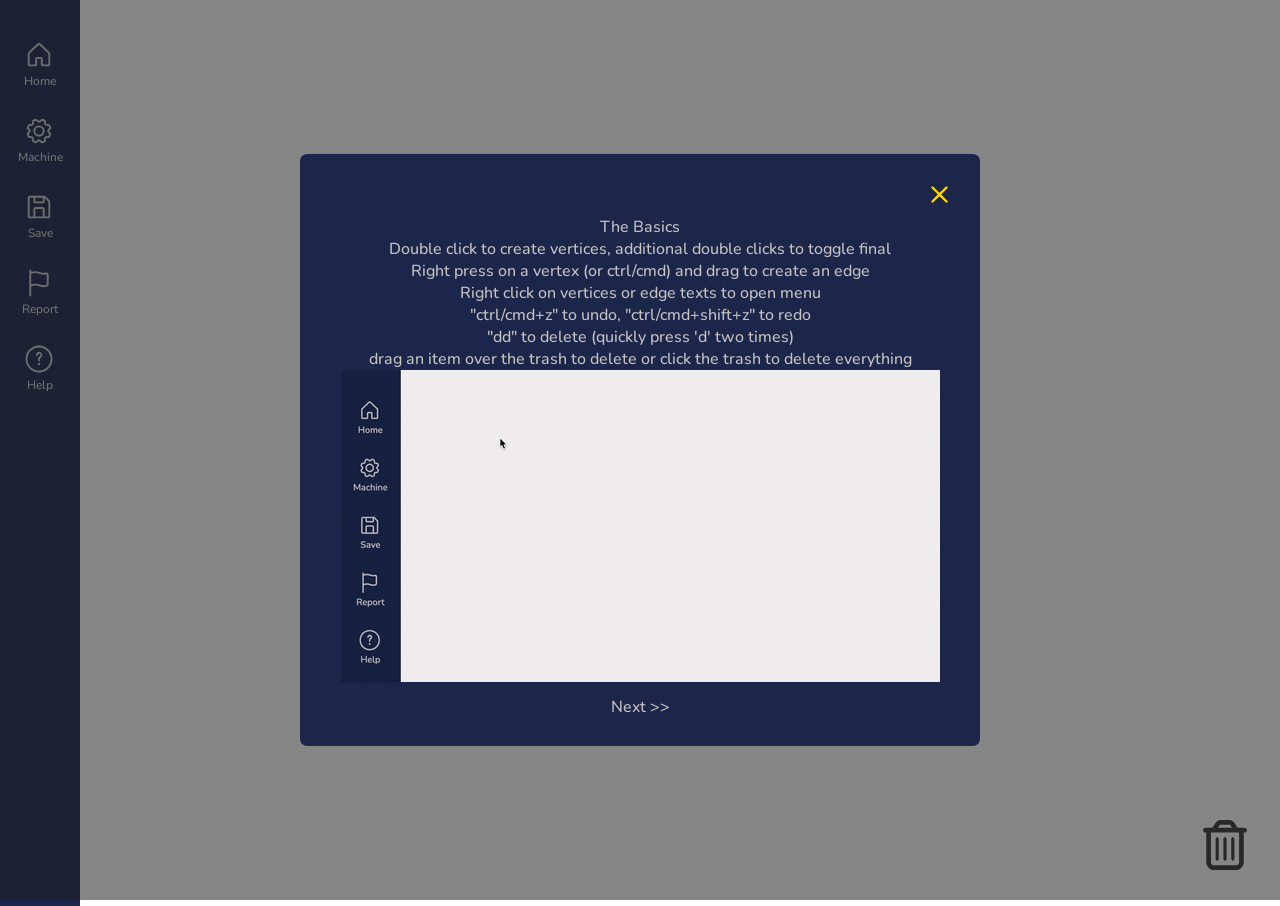
<file: vanilla/index.html>
<!DOCTYPE html>
<html lang="en">
<link rel="stylesheet" href="styles/index.css">
<head>
  <meta charset="UTF-8">
  <meta http-equiv="X-UA-Compatible" content="IE=edge">
  <meta name="viewport" content="width=device-width, initial-scale=1.0">
  <title>flap.js</title>

  <link rel="apple-touch-icon" sizes="180x180" href="assets/apple-touch-icon.png">
  <link rel="icon" type="image/png" href="assets/favicon-32x32.png" sizes="32x32">
  <link rel="icon" type="image/png" href="assets/favicon-16x16.png" sizes="16x16">
  <link rel="manifest" href="assets/site.webmanifest">
  <meta name="theme-color" content="#ffffff">

  <script src="scripts/index.js" type="module"></script>
</head>
<body>

  <!-- Side navigation -->
  <div id="menu-container">
    <img src="assets/menu.svg" alt="menu icon" class="menu-icon"/>
  </div>

  <div class="nav" id="nav">
    <ul>
      <li class="nav-btn", id="home-icon">
        <img src="assets/home.svg" alt="home icon" class="icon"/>
        <span class="nav-label">Home</span>
      </li>
      <li class="nav-btn" id="machine-icon">
        <img src="assets/machine.svg" alt="machine icon" class="icon"/>
        <span class="nav-label">Machine</span>
      </li>
      <li class="nav-btn" id="save-icon">
        <img src="assets/save.svg" alt="save icon" class="icon"/>
        <span class="nav-label">Save</span>
      </li>
      <li class="nav-btn" id="bug-icon">
        <img src="assets/bug.svg" alt="bug icon" class="icon"/>
        <span class="nav-label">Report</span>
      </li>
      <li class="nav-btn" id="help-icon">
        <img src="assets/help.svg" alt="help icon" class="icon"/>
        <span class="nav-label">Help</span> 
      </li>
    </ul>
  </div>

  <section id="secondbar">
    <div id="secondBarHeader">
      <div id="secondBarHeaderTitle">
        <h1>Header</h1>
      </div>
      <div id="secondBarHeaderBtn">
        <button id="close-button">
          <img src="assets/close.svg" alt="close icon"/>
        </button>
      </div>
    </div>
    <div class="dropdown home">
      <div class=machine_inputs>
      </div>
      <div id="plus_minus_div">
        <button class="pmbtn" id="plus_button">+</button>
        <button class="pmbtn" id="minus_button">–</button>
      </div>
      <div id="input_instructions">
        <ul>
          <li>R - Run Input on Machine</li>
          <li>S - Step Input on Machine</li>
          <li>X - Reset Step Function</li>
        </ul>
      </div>
    </div>
    <div class = "dropdown settings">
      <select id="select_machine">
        <option value="NFA">Finite Automata</option>
        <option value="PDA">Pushdown Automata</option>
        <option value="Turing">Turing Machine</option>
        <option value="Moore">Moore</option>
        <option value="Mealy">Mealy</option>
        <option value="Regex">Regex</option>
      </select>
      <button class="NFA_specific" id="NFA_to_DFA" >NFA to DFA</button>
      <div class="PDA_specific pda_help" id="PDA_HELP" >
        <br/>
        +A - Push A
        <br/>
        -A - Pop A
        <br/>
        N&nbsp; - No-operation        
        <br/>
        <br/>
        Transition editing:
        <br/>
        Tab &emsp;&emsp;&emsp; - next
        Shift+Tab - back
      </div>
    </div>
    
    <div hidden class="dropdown save">
      <button id="save_machine">Save as png</button>
      <button id="permalink">Permalink</button>
    </div>
  </section>

  <!-- Tutorial Popup -->
  <div id="overlay">
    <div class="popup">
      <div class="popup-content">
        <div id="popup-close-div">
          <button id="tutorial_close_btn">
            <img src="assets/close.svg" alt="close icon"/>
          </button>
        </div>
        <div class = "popup-pages">
          <div class = "popup-content-pg1" id = 'pg1'>
            <h2>The Basics</h2>
              <div>Double click to create vertices, additional double clicks to toggle final</div>
              <div>Right press on a vertex (or ctrl/cmd) and drag to create an edge</div>
              <div>Right click on vertices or edge texts to open menu</div>
              <div>"ctrl/cmd+z" to undo, "ctrl/cmd+shift+z" to redo</div>
              <div>"dd" to delete (quickly press 'd' two times)</div>
              <div>drag an item over the trash to delete or click the trash to delete everything</div>
            <img src = "tutorial_GIFs/basics_V2.gif">
            <p></p> 
            <button class ='next-btn' id="nextBtn_1to2">Next >></button>
        </div>
        <div class = "popup-content-pg2" id = 'pg2'>
            <h2>Running Input</h2>
            <p>Enter the input string and press run.</p>
            <img src = "tutorial_GIFs/run_input_V2.gif">  
            <p></p> 
            <button class ='prev-btn' id="prevBtn_2to1">&lt;&lt; Prev</button>
            <button class ='next-btn' id="nextBtn_2to3">Next>></button>
        </div>
        <div class = "popup-content-pg3" id = 'pg3'>
            <h2>Stepping Through Input</h2>
            <p>You can also step through the computation one character at a time.</p> 
            <img src = "tutorial_GIFs/step_through_V2.gif">
            <p></p> 
            <button class ='prev-btn' id="prevBtn_3to2">&lt;&lt; Prev</button>
            <button class ='next-btn' id="nextBtn_3to4">Next>></button>
        </div>
        <div class = "popup-content-pg4" id = 'pg4'>
          <h2>Download PNG</h2>
          <p>After you finish drawing your automaton, you can download a PNG of the drawing by clicking "Save as png" on the toolbar.</p> 
          <img src = "tutorial_GIFs/save_img_V2.gif"> 
          <p></p> 
          <button class ='prev-btn' id="prevBtn_4to3">&lt;&lt; Prev</button>
          <button class ='next-btn' id="nextBtn_4to5">Next>></button>
      </div>
        <div class = "popup-content-pg5" id = 'pg5'>
          <h2>Permalink</h2>
          <p>This feature enables sharing machine drawings. Permalink stands for permanent link, meaning once you have created a link to share with your others, that link can uniquely decode back to a machine.</p>  
          <img src = "tutorial_GIFs/permalink_V2.gif">
          <p></p> 
          <button class ='prev-btn' id="prevBtn_5to4">&lt;&lt; Prev</button>
          <button class ='next-btn' id="tutorial_finish_btn">Finish</button>
        </div>
        </div>
      </div>
    </div>
  </div>

  <div class="regex">
    <div class="regex-content">
      <label for='regex_string'>Regular Expression String: </label>
      <input type="text" id="regex_string" name="regex_string">
      <br>
      <button type="button" id='OPEN' value="("> ( </button>
      <button type="button" id='CLOSE' value=")"> ) </button>
      <button type="button" id='UNION' value="&#8746;"> &#8746; </button>
      <button type="button" id='CONCAT' value="&#9702;"> &#9702; </button>
      <button type="button" id='KLEENE' value="*"> * </button>
      <button type="button" id='SIGMA' value="&#931;"> &#931; </button>
      <button type="button" id='EMPTY_SET' value="&#8709;"> &#8709; </button>
      <br>
      <button type="button" id="convert_to_nfa">Convert to NFA</button>
    
    
      </form>
    </div>
  </div>

  <!-- the big canvas that we draw on -->
  <canvas class='NFA_specific PDA_specific Turing_specific' id='machine_drawing'>Your browser does not support canvas</canvas>
</body>
</html>
</file>
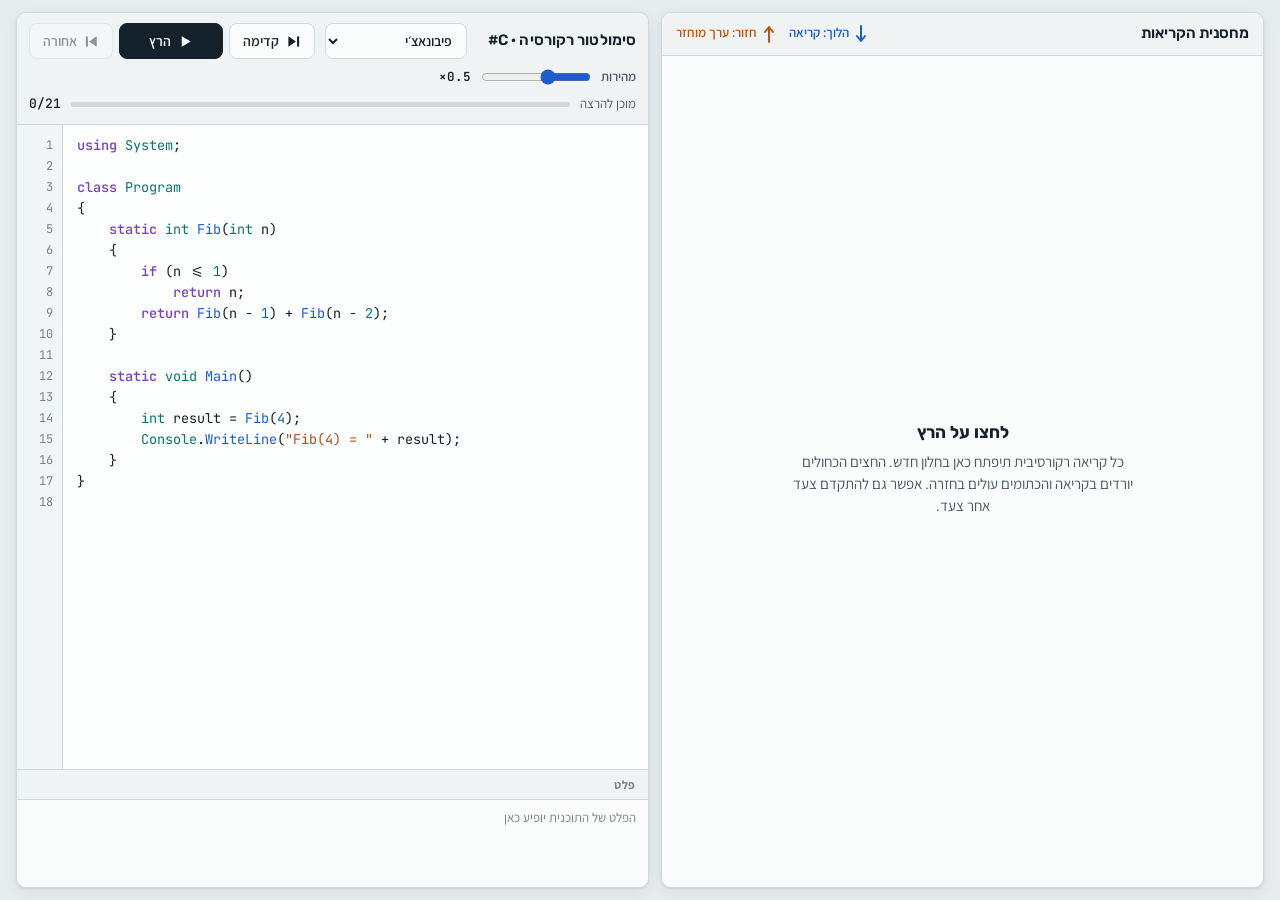
<file: misc/rec_sim.html>
<!doctype html><html><head><meta charset=utf8><meta name=viewport content="width=device-width,initial-scale=1,viewport-fit=cover"><style>:root{color-scheme:light;box-sizing:border-box;padding-top:env(safe-area-inset-top,0px);padding-bottom:env(safe-area-inset-bottom,0px)}html{scroll-padding-top:env(safe-area-inset-top,0px)}body{margin:0;padding:0;font:14px -apple-system,BlinkMacSystemFont,sans-serif;background:#fff;color:#000}img{max-width:100%}[hidden]:not([hidden=until-found i]){display:none!important}</style></head><body>
<title>סימולטור רקורסיה</title>
<link rel="preconnect" href="https://fonts.googleapis.com">
<link rel="preconnect" href="https://fonts.gstatic.com" crossorigin>
<link rel="stylesheet" href="https://fonts.googleapis.com/css2?family=Assistant:wght@400;600;700&family=JetBrains+Mono:wght@400;500;600&family=Rubik:wght@500;600&display=swap">
<style>
/* פריסה: שני חלונות זה לצד זה. עורך הקוד משמאל, אנימציית הרקורסיה מימין.
   הלוך = כחול (יורד), חזור = כתום (עולה). */
:root {
  --bg: #e6ebed;
  --panel: #fbfcfc;
  --panel-2: #eff3f4;
  --ink: #14202a;
  --ink-2: #485a66;
  --ink-3: #75858f;
  --line: #d0d9de;
  --fwd: #1c5bd0;
  --fwd-soft: #e2ecff;
  --ret: #bf5309;
  --ret-soft: #ffeadb;
  --good: #17744a;
  --bad: #c0303b;
  --bad-soft: #fde7e9;
  --code-bg: #fdfefe;
  --gutter: #f1f5f6;
  --kw: #7a3fc2; --ty: #0a756f; --fn: #1c5bd0; --str: #b04e14; --num: #0d6c97; --cm: #7d8c96;
  --hl-call: #dbe7ff; --hl-ret: #ffe5d2; --hl-err: #fbd5d9;
  --shadow: 0 1px 2px rgba(20,32,42,.08), 0 4px 14px rgba(20,32,42,.06);
  --font-ui: 'Assistant', system-ui, -apple-system, 'Segoe UI', sans-serif;
  --font-head: 'Rubik', 'Assistant', system-ui, sans-serif;
  --font-code: 'JetBrains Mono', ui-monospace, 'SF Mono', Menlo, Consolas, monospace;
  --spd: 1;
}
@media (prefers-color-scheme: dark) {
  :root:not([data-theme="light"]) {
    --bg: #0c1217; --panel: #141c22; --panel-2: #1a242b; --ink: #e5edf1; --ink-2: #a5b5be; --ink-3: #74858f; --line: #263540;
    --fwd: #7ca6ff; --fwd-soft: #172a4d; --ret: #ffad5c; --ret-soft: #3b2512;
    --good: #5bd196; --bad: #ff7b86; --bad-soft: #3a171c;
    --code-bg: #10181d; --gutter: #162027;
    --kw: #c39bff; --ty: #62d6cc; --fn: #8db3ff; --str: #ffb27a; --num: #7cc6ec; --cm: #6f808a;
    --hl-call: #1b3260; --hl-ret: #47290f; --hl-err: #5a1f27;
    --shadow: 0 1px 2px rgba(0,0,0,.4), 0 6px 18px rgba(0,0,0,.28);
    color-scheme: dark;
  }
}
:root[data-theme="dark"] {
  --bg: #0c1217; --panel: #141c22; --panel-2: #1a242b; --ink: #e5edf1; --ink-2: #a5b5be; --ink-3: #74858f; --line: #263540;
  --fwd: #7ca6ff; --fwd-soft: #172a4d; --ret: #ffad5c; --ret-soft: #3b2512;
  --good: #5bd196; --bad: #ff7b86; --bad-soft: #3a171c;
  --code-bg: #10181d; --gutter: #162027;
  --kw: #c39bff; --ty: #62d6cc; --fn: #8db3ff; --str: #ffb27a; --num: #7cc6ec; --cm: #6f808a;
  --hl-call: #1b3260; --hl-ret: #47290f; --hl-err: #5a1f27;
  --shadow: 0 1px 2px rgba(0,0,0,.4), 0 6px 18px rgba(0,0,0,.28);
  color-scheme: dark;
}

* { box-sizing: border-box; }
html, body { height: 100%; }
body {
  background: var(--bg); color: var(--ink);
  font-family: var(--font-ui); font-size: 15px; line-height: 1.45;
  padding-inline: 16px; padding-block: 12px;
}
button, select, input { font: inherit; color: inherit; }
:focus-visible { outline: 2px solid var(--fwd); outline-offset: 2px; }
.code { direction: ltr; unicode-bidi: isolate; font-family: var(--font-code); font-size: .92em; }

.app {
  direction: ltr;
  height: 100%;
  display: grid; grid-template-columns: minmax(0, 1.05fr) minmax(0, 1fr); gap: 12px;
}
.panel {
  min-width: 0; min-height: 0;
  background: var(--panel); border: 1px solid var(--line); border-radius: 10px;
  display: flex; flex-direction: column; overflow: hidden; box-shadow: var(--shadow);
}
.rtl { direction: rtl; }

/* ---------- סרגל כלים ---------- */
.toolbar {
  direction: rtl;
  display: flex; flex-wrap: wrap; align-items: center; gap: 8px 10px;
  padding: 10px 12px; border-bottom: 1px solid var(--line); background: var(--panel-2);
}
.brand { font-family: var(--font-head); font-weight: 600; font-size: 15px; margin-inline-end: auto; letter-spacing: .1px; }
.ctrls { direction: ltr; display: flex; gap: 6px; align-items: center; }
.btn {
  direction: rtl;
  display: inline-flex; align-items: center; gap: 7px;
  height: 36px; padding: 0 13px; border-radius: 8px; border: 1px solid var(--line);
  background: var(--panel); cursor: pointer; font-weight: 600; font-size: 14px;
  transition: background .12s, border-color .12s, transform .06s;
}
.btn:hover:not(:disabled) { border-color: var(--ink-3); background: var(--panel-2); }
.btn:active:not(:disabled) { transform: translateY(1px); }
.btn:disabled { opacity: .45; cursor: default; }
.btn svg { width: 15px; height: 15px; fill: currentColor; flex: none; }
.btn.run { background: var(--ink); color: var(--panel); border-color: var(--ink); min-width: 104px; justify-content: center; }
.btn.run:hover:not(:disabled) { background: var(--ink); border-color: var(--ink); filter: brightness(1.18); }
.speed { direction: rtl; display: inline-flex; align-items: center; gap: 8px; color: var(--ink-2); font-size: 13px; font-weight: 600; }
.speed input[type=range] { width: 110px; accent-color: var(--fwd); }
.speed output { min-width: 3.1ch; text-align: end; font-family: var(--font-code); font-size: 12.5px; color: var(--ink); direction: ltr; }
.sel {
  direction: rtl; height: 36px; border-radius: 8px; border: 1px solid var(--line); background: var(--panel);
  padding: 0 10px; font-weight: 600; font-size: 14px; cursor: pointer; max-width: 100%;
}
.progress { direction: rtl; flex-basis: 100%; display: flex; align-items: center; gap: 10px; font-size: 13px; color: var(--ink-2); }
.progress .bar { flex: 1; height: 5px; border-radius: 3px; background: var(--line); overflow: hidden; direction: rtl; }
.progress .bar i { display: block; height: 100%; width: 0; background: var(--fwd); transition: width .2s; }
.progress .what { min-width: 0; overflow: hidden; text-overflow: ellipsis; white-space: nowrap; }
.progress b { font-family: var(--font-code); font-weight: 500; color: var(--ink); direction: ltr; unicode-bidi: isolate; }

/* ---------- עורך ---------- */
.editor-wrap { position: relative; flex: 1 1 auto; min-height: 220px; display: flex; background: var(--code-bg); overflow: hidden; }
.gutter {
  flex: none; width: 46px; background: var(--gutter); border-inline-end: 1px solid var(--line);
  overflow: hidden; position: relative; user-select: none;
}
.gutter-in { position: absolute; inset-inline: 0; top: 0; padding-block: 10px; }
.gutter span { display: block; height: 21px; line-height: 21px; text-align: end; padding-inline-end: 9px; font: 12px/21px var(--font-code); color: var(--ink-3); }
.gutter span.on { color: var(--ink); font-weight: 700; }
.gutter span.err { color: var(--bad); font-weight: 700; }
.code-area { position: relative; flex: 1; min-width: 0; }
.hl, .ta {
  font: 13.5px/21px var(--font-code); tab-size: 4; letter-spacing: 0; white-space: pre; margin: 0;
  padding: 10px 14px; border: 0;
}
.hl-clip { position: absolute; inset: 0; overflow: hidden; pointer-events: none; }
.hl { position: absolute; top: 0; left: 0; min-width: 100%; color: var(--ink); }
.hl .ln { display: block; height: 21px; margin-inline: -14px; padding-inline: 14px; box-sizing: content-box; }
.hl .ln.call { background: var(--hl-call); box-shadow: inset 3px 0 0 var(--fwd); }
.hl .ln.ret { background: var(--hl-ret); box-shadow: inset 3px 0 0 var(--ret); }
.hl .ln.errl { background: var(--hl-err); box-shadow: inset 3px 0 0 var(--bad); }
.ta {
  position: absolute; inset: 0; width: 100%; height: 100%; resize: none; overflow: auto;
  background: transparent; color: transparent; caret-color: var(--ink); outline: none; direction: ltr; text-align: left;
}
.ta::selection { background: color-mix(in srgb, var(--fwd) 30%, transparent); color: transparent; }
.t-kw { color: var(--kw); font-weight: 500; } .t-ty { color: var(--ty); } .t-fn { color: var(--fn); }
.t-str { color: var(--str); } .t-num { color: var(--num); } .t-cm { color: var(--cm); font-style: italic; }

/* ---------- פלט ---------- */
.console { flex: none; height: 118px; border-top: 1px solid var(--line); display: flex; flex-direction: column; background: var(--panel); }
.console h3 { direction: rtl; margin: 0; padding: 6px 12px; font-size: 12px; font-weight: 700; letter-spacing: .6px; color: var(--ink-3); text-transform: uppercase; background: var(--panel-2); border-bottom: 1px solid var(--line); }
.console pre { flex: 1; margin: 0; padding: 8px 12px; overflow: auto; font: 13px/1.55 var(--font-code); white-space: pre-wrap; unicode-bidi: plaintext; text-align: start; }
.console pre.empty { color: var(--ink-3); font-family: var(--font-ui); }
.console pre .e { color: var(--bad); }

/* ---------- אנימציה ---------- */
.viz { direction: rtl; }
.viz-head { display: flex; flex-wrap: wrap; align-items: center; gap: 8px 18px; padding: 10px 14px; border-bottom: 1px solid var(--line); background: var(--panel-2); }
.viz-head h2 { margin: 0; font-family: var(--font-head); font-weight: 600; font-size: 15px; margin-inline-end: auto; }
.legend { display: flex; gap: 14px; font-size: 13px; font-weight: 600; color: var(--ink-2); }
.legend span { display: inline-flex; align-items: center; gap: 6px; }
.legend svg { width: 12px; height: 18px; }
.legend .f { color: var(--fwd); } .legend .r { color: var(--ret); }
.viz-scroll { flex: 1; min-height: 0; overflow: auto; padding: 18px 16px 24px; position: relative; scroll-behavior: smooth; }
.stack { direction: ltr; display: flex; flex-direction: column; align-items: flex-start; min-width: min-content; }

.win {
  direction: rtl; width: min(430px, calc(100% - var(--ind, 0px))); min-width: 220px; flex: none;
  background: var(--panel); border: 1px solid var(--line); border-radius: 9px; box-shadow: var(--shadow); overflow: hidden;
  transform-origin: 50% 0;
  transition: border-color .25s, box-shadow .25s;
}
.win .bar { display: flex; align-items: center; gap: 9px; padding: 6px 10px; background: var(--panel-2); border-bottom: 1px solid var(--line); transition: background .25s; }
.win .dots { display: inline-flex; gap: 4px; direction: ltr; }
.win .dots i { width: 8px; height: 8px; border-radius: 50%; background: var(--line); display: block; }
.win .ttl { font-weight: 600; font-size: 13.5px; min-width: 0; overflow: hidden; text-overflow: ellipsis; white-space: nowrap; margin-inline-end: auto; direction: ltr; }
.win .num { font: 11.5px var(--font-code); color: var(--ink-3); direction: ltr; }
.win .body { padding: 8px 12px 10px; display: flex; flex-direction: column; gap: 6px; }
.params { display: flex; flex-wrap: wrap; gap: 5px 12px; direction: ltr; justify-content: flex-end; }
.params .p { font: 12.5px var(--font-code); color: var(--ink-2); }
.params .p b { color: var(--ink); font-weight: 600; }
.params .none { font: 12.5px var(--font-ui); color: var(--ink-3); direction: rtl; }
.status { font-size: 13px; color: var(--ink-2); display: flex; align-items: center; gap: 7px; min-height: 20px; }
.status .pulse { width: 7px; height: 7px; border-radius: 50%; background: var(--fwd); animation: pulse calc(1.1s * var(--spd)) ease-in-out infinite; flex: none; }
.gots { display: flex; flex-wrap: wrap; gap: 5px; align-items: center; font-size: 12px; color: var(--ink-3); }
.gots .chip { font: 12px var(--font-code); color: var(--ret); background: var(--ret-soft); padding: 1px 7px; border-radius: 99px; direction: ltr; }
.win.top { border-color: var(--fwd); box-shadow: 0 0 0 3px color-mix(in srgb, var(--fwd) 18%, transparent), var(--shadow); }
.win.top .bar { background: var(--fwd-soft); }
.win.returning { border-color: var(--ret); box-shadow: 0 0 0 3px color-mix(in srgb, var(--ret) 22%, transparent), var(--shadow); }
.win.returning .bar { background: var(--ret-soft); }
.win.returning .status { color: var(--ret); font-weight: 700; }
.win.err { border-color: var(--bad); box-shadow: 0 0 0 3px color-mix(in srgb, var(--bad) 20%, transparent), var(--shadow); }
.win.err .bar { background: var(--bad-soft); }
.win.err .status { color: var(--bad); font-weight: 700; }

.win.enter { animation: winIn calc(.42s * var(--spd)) cubic-bezier(.2,.8,.25,1) both; }
.win.closing { animation: winOut calc(.34s * var(--spd)) ease-in forwards; pointer-events: none; }
.link.closing { animation: linkOut calc(.34s * var(--spd)) ease-in forwards; }
/* קוד בתוך החלון */
.codebox { direction: ltr; text-align: left; margin: 0 -12px; border-block: 1px solid var(--line); background: var(--code-bg);
  max-height: 138px; overflow: auto; padding: 4px 0; font: 12px/18px var(--font-code); scroll-behavior: auto; }
.codebox .cl { display: flex; min-width: max-content; height: 18px; white-space: pre; }
.codebox .no { flex: none; width: 30px; text-align: end; padding-inline-end: 8px; color: var(--ink-3); user-select: none; }
.codebox .tx { padding-inline-end: 12px; color: var(--ink); }
.codebox .t-val { color: var(--fwd); font-weight: 700; background: color-mix(in srgb, var(--fwd) 14%, transparent); border-radius: 3px; padding: 0 2px; }
.codebox .cl.ret .t-val { color: var(--ret); background: color-mix(in srgb, var(--ret) 16%, transparent); }
.codebox .cl.wait { background: color-mix(in srgb, var(--fwd) 9%, transparent); box-shadow: inset 3px 0 0 color-mix(in srgb, var(--fwd) 45%, transparent); }
.codebox .cl.cur { background: var(--hl-call); box-shadow: inset 3px 0 0 var(--fwd); }
.codebox .cl.ret { background: var(--hl-ret); box-shadow: inset 3px 0 0 var(--ret); }
.codebox .cl.errl { background: var(--hl-err); box-shadow: inset 3px 0 0 var(--bad); }
.codebox .cl.cur .no, .codebox .cl.ret .no, .codebox .cl.errl .no { color: var(--ink); font-weight: 700; }
@keyframes winIn { from { opacity: 0; transform: translateY(-14px) scale(.94); } to { opacity: 1; transform: none; } }
@keyframes winOut { 0% { opacity: 1; transform: none; max-height: 200px; } 60% { opacity: 0; transform: scale(.92); max-height: 200px; } 100% { opacity: 0; transform: scale(.92); max-height: 0; border-width: 0; margin: 0; } }
@keyframes linkOut { from { opacity: 1; height: 50px; } to { opacity: 0; height: 0; } }
@keyframes pulse { 50% { opacity: .25; transform: scale(.7); } }

/* חיצים בין חלונות */
.link { direction: ltr; height: 50px; flex: none; display: flex; gap: 34px; align-items: stretch; overflow: hidden; }
.arr { display: flex; align-items: center; gap: 7px; }
.arr svg { width: 16px; height: 50px; flex: none; overflow: visible; }
.arr .lab { font: 12.5px var(--font-code); font-weight: 600; white-space: nowrap; }
.arr.down { color: var(--fwd); }
.arr.down .shaft { stroke-dasharray: 40; stroke-dashoffset: 0; }
.arr.down.enter .shaft { animation: draw calc(.42s * var(--spd)) ease-out both; }
.arr.down.enter .head { animation: fade calc(.42s * var(--spd)) ease-out both; }
.arr.up { color: var(--ink-3); visibility: hidden; } /* חץ חזור מוסתר עד שמתחיל תהליך החזרה */
.arr.up .shaft { stroke-dasharray: 3 4; }
.arr.up .lab { font-family: var(--font-ui); font-weight: 500; opacity: .85; }
.arr.up.on { color: var(--ret); visibility: visible; }
.arr.up.on .shaft { stroke-dasharray: 40; stroke-dashoffset: 0; animation: draw calc(.5s * var(--spd)) ease-out both; }
.arr.up.on .head { animation: fade calc(.5s * var(--spd)) ease-out both; }
.arr.up.on .lab { font-family: var(--font-code); font-weight: 700; opacity: 1; animation: fade calc(.5s * var(--spd)) ease-out both; }
@keyframes draw { from { stroke-dashoffset: 40; } to { stroke-dashoffset: 0; } }
@keyframes fade { 0%, 55% { opacity: 0; } 100% { opacity: 1; } }

.note { direction: rtl; margin-top: 16px; padding: 10px 12px; border-radius: 8px; font-size: 14px; max-width: 460px; }
.note.err { background: var(--bad-soft); color: var(--bad); border: 1px solid color-mix(in srgb, var(--bad) 40%, transparent); font-weight: 600; }
.note.done { background: color-mix(in srgb, var(--good) 12%, var(--panel)); border: 1px solid color-mix(in srgb, var(--good) 40%, transparent); color: var(--ink); }
.note.done b { color: var(--good); }
.empty-state { direction: rtl; margin: auto; max-width: 360px; text-align: center; color: var(--ink-2); padding: 30px 8px; }
.empty-state h3 { font-family: var(--font-head); font-size: 17px; margin: 0 0 6px; color: var(--ink); }
.empty-state p { margin: 0; }
.viz-scroll.is-empty { display: flex; }

@media (max-width: 860px) {
  html, body { height: auto; }
  .app { height: auto; grid-template-columns: minmax(0, 1fr); }
  .editor-wrap { min-height: 300px; flex: none; }
  .panel.viz { min-height: 440px; }
  .viz-scroll { max-height: 70vh; }
  .brand { flex-basis: 100%; }
}
@media (prefers-reduced-motion: reduce) {
  .win.enter, .win.closing, .link.closing, .arr * { animation-duration: .01s !important; }
  .viz-scroll { scroll-behavior: auto; }
  .status .pulse { animation: none; }
}

</style>

<div class="app">
  <section class="panel" aria-label="עורך קוד C#">
    <div class="toolbar">
      <div class="brand">סימולטור רקורסיה · C#</div>
      <select class="sel" id="ex" aria-label="בחירת דוגמה"></select>
      <div class="ctrls">
        <button class="btn" id="back" type="button" aria-label="צעד אחורה">
          <svg viewBox="0 0 16 16" aria-hidden="true"><rect x="2" y="2.5" width="2.2" height="11" rx="1"/><path d="M13.5 2.5v11L5.5 8z"/></svg><span>אחורה</span>
        </button>
        <button class="btn run" id="run" type="button" aria-label="הרצה"></button>
        <button class="btn" id="fwd" type="button" aria-label="צעד קדימה">
          <svg viewBox="0 0 16 16" aria-hidden="true"><path d="M2.5 2.5v11L10.5 8z"/><rect x="11.8" y="2.5" width="2.2" height="11" rx="1"/></svg><span>קדימה</span>
        </button>
      </div>
      <label class="speed" for="spd">מהירות
        <input type="range" id="spd" min="0" max="8" step="1" value="3">
        <output id="spdOut" for="spd">×0.5</output>
      </label>
      <div class="progress" aria-live="polite">
        <span class="what" id="what"></span>
        <div class="bar" role="progressbar" aria-label="התקדמות הריצה"><i id="pbar"></i></div>
        <b id="stepNo">0/0</b>
      </div>
    </div>
    <div class="editor-wrap">
      <div class="gutter" aria-hidden="true"><div class="gutter-in" id="gutIn"></div></div>
      <div class="code-area">
        <div class="hl-clip" aria-hidden="true"><pre class="hl" id="hl"></pre></div>
        <textarea class="ta" id="ta" spellcheck="false" autocapitalize="off" autocomplete="off" autocorrect="off" wrap="off" aria-label="קוד C#"></textarea>
      </div>
    </div>
    <div class="console">
      <h3>פלט</h3>
      <pre id="consoleOut" class="empty" aria-live="polite"></pre>
    </div>
  </section>

  <section class="panel viz" aria-label="אנימציית הרקורסיה">
    <div class="viz-head">
      <h2>מחסנית הקריאות</h2>
      <div class="legend">
        <span class="f"><svg viewBox="0 0 12 18" aria-hidden="true"><path d="M6 1v14M2 11l4 5 4-5" fill="none" stroke="currentColor" stroke-width="2" stroke-linecap="round" stroke-linejoin="round"/></svg>הלוך: קריאה</span>
        <span class="r"><svg viewBox="0 0 12 18" aria-hidden="true"><path d="M6 17V3M2 7l4-5 4 5" fill="none" stroke="currentColor" stroke-width="2" stroke-linecap="round" stroke-linejoin="round"/></svg>חזור: ערך מוחזר</span>
      </div>
    </div>
    <div class="viz-scroll is-empty" id="scroller">
      <div class="empty-state" id="empty"><h3>לחצו על הרץ</h3><p></p></div>
      <div class="stack" id="stack"></div>
      <div id="note"></div>
    </div>
  </section>
</div>

<script>
/* ===================================================================
   מפרש לתת-קבוצה של C#  —  מפיק רשימת אירועים: call / return / print / error
   =================================================================== */
class CsError extends Error {
  constructor(msg, line) { super(msg); this.line = line || 0; this.name = 'CsError'; }
}
class D { constructor(v) { this.v = v; } }          // double
class Ch { constructor(c) { this.c = c; } }         // char

const NON_TYPE_START = new Set(['if','else','while','for','foreach','do','return','break','continue','new','this','true','false','null','switch','case','default','throw','try','catch','finally','using','lock','goto','in','is','as','typeof','sizeof','checked','unchecked','out','ref','const','namespace','class','struct','interface']);
const MODIFIERS = new Set(['public','private','protected','internal','static','readonly','const','override','virtual','abstract','sealed','async','unsafe','partial','extern']);
const CAST_TYPES = new Set(['int','long','double','float','decimal','char','byte','short','uint','ulong','string','bool','sbyte','ushort']);
const ASSIGN_OPS = new Set(['=','+=','-=','*=','/=','%=','&=','|=','^=']);
const BIN_PREC = { '??':1,'||':2,'&&':3,'|':4,'^':5,'&':6,'==':7,'!=':7,'<':8,'>':8,'<=':8,'>=':8,'+':9,'-':9,'*':10,'/':10,'%':10 };

/* ------------------------------ lexer ------------------------------ */
function lex(src, startLine) {
  const toks = []; let i = 0, line = startLine || 1; const n = src.length;
  const fail = (m) => { throw new CsError(m, line); };
  const OPS2 = ['++','--','+=','-=','*=','/=','%=','&=','|=','^=','==','!=','<=','>=','&&','||','=>','??'];
  const esc = (ch) => ({ n:'\n', t:'\t', r:'\r', '0':'\0', '\\':'\\', '"':'"', "'":"'" }[ch] ?? ch);

  while (i < n) {
    const c = src[i];
    if (c === '\n') { line++; i++; continue; }
    if (c === ' ' || c === '\t' || c === '\r' || c === '﻿') { i++; continue; }
    if (c === '/' && src[i+1] === '/') { while (i < n && src[i] !== '\n') i++; continue; }
    if (c === '/' && src[i+1] === '*') {
      i += 2;
      while (i < n && !(src[i] === '*' && src[i+1] === '/')) { if (src[i] === '\n') line++; i++; }
      i += 2; continue;
    }
    if (/[A-Za-z_]/.test(c)) {
      let j = i; while (j < n && /[A-Za-z0-9_]/.test(src[j])) j++;
      toks.push({ t:'id', v:src.slice(i,j), line }); i = j; continue;
    }
    if (/[0-9]/.test(c) || (c === '.' && /[0-9]/.test(src[i+1] || ''))) {
      let j = i;
      if (c === '0' && (src[i+1] === 'x' || src[i+1] === 'X')) {
        j = i + 2; while (/[0-9a-fA-F]/.test(src[j] || '')) j++;
        const v = parseInt(src.slice(i+2, j), 16);
        toks.push({ t:'num', v, kind: v > 2147483647 ? 'long' : 'int', line }); i = j; continue;
      }
      while (/[0-9_]/.test(src[j] || '')) j++;
      let isD = false;
      if (src[j] === '.' && /[0-9]/.test(src[j+1] || '')) { isD = true; j++; while (/[0-9_]/.test(src[j] || '')) j++; }
      if (/[eE]/.test(src[j] || '') && /[0-9+\-]/.test(src[j+1] || '')) { isD = true; j++; if (/[+\-]/.test(src[j])) j++; while (/[0-9]/.test(src[j] || '')) j++; }
      const txt = src.slice(i, j).replace(/_/g, '');
      let kind = isD ? 'double' : 'int'; const suf = src[j] || '';
      if (/[lL]/.test(suf) && !isD) { kind = 'long'; j++; }
      else if (/[dDfFmM]/.test(suf)) { kind = 'double'; j++; }
      let v;
      if (kind === 'double') v = Number(txt);
      else { const big = BigInt(txt); if (kind === 'int' && big > 2147483647n) kind = 'long'; v = kind === 'long' ? big : Number(big); }
      toks.push({ t:'num', v, kind, line }); i = j; continue;
    }
    if (c === '"' || (c === '@' && src[i+1] === '"') || (c === '$' && src[i+1] === '"') || ((c === '$' || c === '@') && (src[i+1] === '$' || src[i+1] === '@') && src[i+2] === '"')) {
      let interp = false, verb = false;
      while (src[i] !== '"') { if (src[i] === '$') interp = true; else verb = true; i++; }
      i++;
      const startL = line; let parts = [], cur = '';
      for (;;) {
        if (i >= n) fail('מחרוזת לא נסגרה');
        const ch = src[i];
        if (ch === '"') {
          if (verb && src[i+1] === '"') { cur += '"'; i += 2; continue; }
          i++; break;
        }
        if (ch === '\n') { if (!verb) fail('מחרוזת לא נסגרה בסוף השורה'); line++; cur += ch; i++; continue; }
        if (ch === '\\' && !verb) { cur += esc(src[i+1]); i += 2; continue; }
        if (interp && ch === '{') {
          if (src[i+1] === '{') { cur += '{'; i += 2; continue; }
          let j = i + 1, depth = 1;
          while (j < n && depth > 0) {
            if (src[j] === '"') { j++; while (j < n && src[j] !== '"') j++; }
            else if (src[j] === '{') depth++;
            else if (src[j] === '}') depth--;
            if (depth > 0) j++;
          }
          let body = src.slice(i + 1, j), fmtSpec = null, d = 0;
          for (let k = 0; k < body.length; k++) {
            const bc = body[k];
            if (bc === '(' || bc === '[') d++; else if (bc === ')' || bc === ']') d--;
            else if (bc === ':' && d === 0) { fmtSpec = body.slice(k + 1); body = body.slice(0, k); break; }
          }
          if (cur) parts.push(cur); cur = '';
          parts.push({ expr: body, fmt: fmtSpec, line });
          i = j + 1; continue;
        }
        if (interp && ch === '}' && src[i+1] === '}') { cur += '}'; i += 2; continue; }
        cur += ch; i++;
      }
      if (interp) { if (cur) parts.push(cur); toks.push({ t:'istr', parts, line: startL }); }
      else toks.push({ t:'str', v:cur, line: startL });
      continue;
    }
    if (c === "'") {
      let ch = src[i+1];
      if (ch === '\\') { ch = esc(src[i+2]); i += 4; } else i += 3;
      if (src[i-1] !== "'") fail("תו (char) לא תקין");
      toks.push({ t:'chr', v:ch, line }); continue;
    }
    const two = src.substr(i, 2);
    if (OPS2.includes(two)) { toks.push({ t:'op', v:two, line }); i += 2; continue; }
    if ('+-*/%<>=!&|^~?:;,.()[]{}'.includes(c)) { toks.push({ t:'op', v:c, line }); i++; continue; }
    fail(`תו לא מוכר: '${c}'`);
  }
  toks.push({ t:'eof', v:'סוף הקובץ', line });
  return toks;
}

/* ------------------------------ parser ------------------------------ */
class Parser {
  constructor(toks) { this.t = toks; this.p = 0; }
  get cur() { return this.t[this.p]; }
  peek(k = 1) { return this.t[Math.min(this.p + k, this.t.length - 1)]; }
  is(v) { const c = this.cur; return c.v === v && (c.t === 'op' || c.t === 'id'); }
  accept(v) { if (this.is(v)) { this.p++; return true; } return false; }
  fail(msg) { return new CsError(msg, this.cur.line); }
  expect(v) {
    if (!this.accept(v)) throw this.fail(`ציפיתי ל־'${v}' אבל נמצא '${this.cur.t === 'eof' ? 'סוף הקובץ' : (this.cur.v ?? this.cur.t)}'`);
  }
  ident() {
    const c = this.cur;
    if (c.t !== 'id') throw this.fail(`ציפיתי לשם אבל נמצא '${c.v ?? c.t}'`);
    this.p++; return c.v;
  }
  atEof() { return this.cur.t === 'eof'; }

  program() {
    const prog = { methods: [], fields: [], top: [], classes: [] };
    while (!this.atEof()) this.topItem(prog);
    return prog;
  }
  skipModifiers() { const s = new Set(); while (this.cur.t === 'id' && MODIFIERS.has(this.cur.v)) { s.add(this.cur.v); this.p++; } return s; }
  isTypeDeclStart() {
    const save = this.p; this.skipModifiers();
    const r = this.is('class') || this.is('struct') || this.is('interface');
    this.p = save; return r;
  }
  isMethodDeclStart() {
    const save = this.p;
    try {
      this.skipModifiers();
      if (this.cur.t !== 'id' || NON_TYPE_START.has(this.cur.v)) return false;
      this.parseType();
      return this.cur.t === 'id' && !NON_TYPE_START.has(this.cur.v) && this.peek().v === '(' && this.peek().t === 'op';
    } catch (e) { return false; }
    finally { this.p = save; }
  }
  topItem(prog) {
    if (this.is('using')) { while (!this.is(';') && !this.atEof()) this.p++; this.expect(';'); return; }
    if (this.is('namespace')) {
      this.p++; this.ident(); while (this.accept('.')) this.ident();
      if (this.accept(';')) return;
      this.expect('{'); while (!this.is('}') && !this.atEof()) this.topItem(prog); this.expect('}'); return;
    }
    if (this.isTypeDeclStart()) { this.classDecl(prog); return; }
    if (this.isMethodDeclStart()) { prog.methods.push(this.methodDecl()); return; }
    prog.top.push(this.statement());
  }
  classDecl(prog) {
    this.skipModifiers(); this.p++;   // class/struct/interface
    const name = this.ident(); prog.classes.push(name);
    if (this.accept(':')) { this.parseType(); while (this.accept(',')) this.parseType(); }
    this.expect('{');
    while (!this.is('}')) {
      if (this.atEof()) throw this.fail("חסר '}' לסגירת המחלקה");
      this.member(prog);
    }
    this.expect('}');
  }
  member(prog) {
    if (this.isTypeDeclStart()) { this.classDecl(prog); return; }
    if (this.isMethodDeclStart()) { prog.methods.push(this.methodDecl()); return; }
    const mods = this.skipModifiers();
    const type = this.parseType(); const nameTok = this.cur; const name = this.ident();
    for (;;) {
      let init = null;
      if (this.accept('=')) init = this.is('{') ? this.arrInit() : this.expr();
      prog.fields.push({ name, type, init, line: nameTok.line });
      if (this.accept(',')) { this.ident(); continue; }
      break;
    }
    this.expect(';');
  }
  methodDecl() {
    this.skipModifiers();
    const ret = this.parseType(); const nameTok = this.cur; const name = this.ident();
    this.expect('(');
    const params = [];
    if (!this.is(')')) {
      do {
        while (this.is('ref') || this.is('out') || this.is('params') || this.is('this')) this.p++;
        const type = this.parseType(); const pname = this.ident();
        let def = null; if (this.accept('=')) def = this.expr();
        params.push({ type, name: pname, def });
      } while (this.accept(','));
    }
    this.expect(')');
    let body, endLine;
    if (this.accept('=>')) {
      const e = this.expr(); endLine = this.cur.line; this.expect(';');
      body = [{ k: 'ret', e, line: nameTok.line }];
    } else { const b = this.block(); body = b.body; endLine = b.endLine; }
    return { name, ret, params, body, line: nameTok.line, endLine };
  }
  parseType() {
    const tok = this.cur;
    if (tok.t !== 'id') throw this.fail('ציפיתי לשם של סוג');
    let name = tok.v; this.p++;
    while (this.is('.') && this.peek().t === 'id') { this.p++; name = this.cur.v; this.p++; }
    let args = null;
    if (this.is('<')) {
      this.p++; args = [];
      do { args.push(this.parseType()); } while (this.accept(','));
      this.expect('>');
    }
    let dims = 0;
    while (this.is('[') && this.peek().v === ']' && this.peek().t === 'op') { this.p += 2; dims++; }
    if (this.is('?') && (this.peek().t === 'id' || this.peek().v === ')') && !CAST_TYPES.has(name) === false) { /* nullable – ignore */ }
    return { name, args, dims };
  }
  block() {
    const line = this.cur.line; this.expect('{');
    const body = [];
    while (!this.is('}')) {
      if (this.atEof()) throw this.fail("חסר '}' לסגירת הבלוק");
      body.push(this.statement());
    }
    const endLine = this.cur.line; this.p++;
    return { k: 'block', body, line, endLine };
  }
  tryDecl(forEach) {
    const save = this.p, t = this.cur;
    if (t.t !== 'id' || NON_TYPE_START.has(t.v)) return null;
    let type;
    try { type = this.parseType(); } catch (e) { this.p = save; return null; }
    if (this.cur.t === 'id' && !NON_TYPE_START.has(this.cur.v)) {
      const nx = this.peek();
      if ((nx.t === 'op' && (nx.v === '=' || nx.v === ';' || nx.v === ',')) || (forEach && nx.t === 'id' && nx.v === 'in')) {
        return type;
      }
    }
    this.p = save; return null;
  }
  declRest(type, line) {
    const vars = [];
    do {
      const name = this.ident(); let init = null;
      if (this.accept('=')) init = this.is('{') ? this.arrInit() : this.expr();
      vars.push({ name, init });
    } while (this.accept(','));
    return { k: 'decl', type, vars, line };
  }
  statement() {
    const t = this.cur, line = t.line;
    if (t.t === 'op') {
      if (t.v === '{') return this.block();
      if (t.v === ';') { this.p++; return { k: 'empty', line }; }
    }
    if (t.t === 'id') {
      switch (t.v) {
        case 'if': {
          this.p++; this.expect('('); const c = this.expr(); this.expect(')');
          const a = this.statement(); let b = null;
          if (this.accept('else')) b = this.statement();
          return { k: 'if', c, a, b, line };
        }
        case 'while': { this.p++; this.expect('('); const c = this.expr(); this.expect(')'); return { k: 'while', c, body: this.statement(), line }; }
        case 'do': {
          this.p++; const body = this.statement(); this.expect('while'); this.expect('(');
          const c = this.expr(); this.expect(')'); this.expect(';'); return { k: 'do', c, body, line };
        }
        case 'for': {
          this.p++; this.expect('(');
          let init = null;
          if (!this.is(';')) {
            const ty = this.tryDecl(false);
            if (ty) init = this.declRest(ty, line);
            else { const list = [this.expr()]; while (this.accept(',')) list.push(this.expr()); init = { k: 'exprs', list, line }; }
          }
          this.expect(';');
          const c = this.is(';') ? null : this.expr(); this.expect(';');
          const upd = [];
          if (!this.is(')')) { upd.push(this.expr()); while (this.accept(',')) upd.push(this.expr()); }
          this.expect(')');
          return { k: 'for', init, c, upd, body: this.statement(), line };
        }
        case 'foreach': {
          this.p++; this.expect('('); const type = this.parseType(); const name = this.ident();
          this.expect('in'); const coll = this.expr(); this.expect(')');
          return { k: 'foreach', type, name, coll, body: this.statement(), line };
        }
        case 'return': {
          this.p++; let e = null; if (!this.is(';')) e = this.expr(); this.expect(';');
          return { k: 'ret', e, line };
        }
        case 'break': this.p++; this.expect(';'); return { k: 'break', line };
        case 'continue': this.p++; this.expect(';'); return { k: 'continue', line };
        case 'throw': { this.p++; const e = this.expr(); this.expect(';'); return { k: 'throw', e, line }; }
        case 'switch': throw this.fail('הפקודה switch עדיין לא נתמכת בסימולטור. אפשר להשתמש ב־if / else');
        case 'try': throw this.fail('הפקודה try/catch עדיין לא נתמכת בסימולטור');
        case 'const': this.p++; break;
      }
      const ty = this.tryDecl(false);
      if (ty) { const d = this.declRest(ty, line); this.expect(';'); return d; }
    }
    const e = this.expr(); this.expect(';');
    return { k: 'expr', e, line };
  }

  expr() { return this.assignment(); }
  isLvalue(e) { return e.k === 'id' || e.k === 'index' || e.k === 'member'; }
  assignment() {
    const left = this.ternary(); const t = this.cur;
    if (t.t === 'op' && ASSIGN_OPS.has(t.v)) {
      if (!this.isLvalue(left)) throw this.fail('צד שמאל של השמה חייב להיות משתנה, תא במערך או שדה');
      this.p++; const value = this.assignment();
      return { k: 'assign', op: t.v, target: left, value, line: t.line };
    }
    return left;
  }
  ternary() {
    const c = this.binary(1);
    if (this.is('?')) {
      const line = this.cur.line; this.p++;
      const a = this.assignment(); this.expect(':'); const b = this.assignment();
      return { k: 'cond', c, a, b, line };
    }
    return c;
  }
  binary(min) {
    let left = this.unary();
    for (;;) {
      const t = this.cur; if (t.t !== 'op') break;
      const pr = BIN_PREC[t.v]; if (!pr || pr < min) break;
      this.p++;
      const right = this.binary(t.v === '??' ? pr : pr + 1);
      left = { k: 'bin', op: t.v, l: left, r: right, line: t.line };
    }
    return left;
  }
  unary() {
    const t = this.cur;
    if (t.t === 'op') {
      if (t.v === '!' || t.v === '-' || t.v === '+' || t.v === '~') { this.p++; return { k: 'un', op: t.v, e: this.unary(), line: t.line }; }
      if (t.v === '++' || t.v === '--') {
        this.p++; const target = this.unary();
        if (!this.isLvalue(target)) throw this.fail('ניתן להשתמש ב־++ / -- רק על משתנה');
        return { k: 'incdec', op: t.v, prefix: true, target, line: t.line };
      }
      if (t.v === '(' && this.peek().t === 'id' && CAST_TYPES.has(this.peek().v) && this.peek(2).v === ')' && this.peek(2).t === 'op') {
        this.p++; const type = this.parseType(); this.expect(')');
        return { k: 'cast', type, e: this.unary(), line: t.line };
      }
    }
    return this.postfix();
  }
  postfix() {
    let e = this.primary();
    for (;;) {
      const t = this.cur; if (t.t !== 'op') break;
      if (t.v === '.') {
        this.p++; const nt = this.cur; const name = this.ident();
        if (this.is('(')) e = { k: 'mcall', obj: e, name, args: this.args(), line: nt.line };
        else e = { k: 'member', obj: e, name, line: nt.line };
        continue;
      }
      if (t.v === '[') {
        this.p++; const idx = this.expr(); this.expect(']');
        e = { k: 'index', obj: e, idx, line: t.line }; continue;
      }
      if (t.v === '++' || t.v === '--') {
        if (!this.isLvalue(e)) break;
        this.p++; e = { k: 'incdec', op: t.v, prefix: false, target: e, line: t.line }; continue;
      }
      break;
    }
    return e;
  }
  args() {
    this.expect('('); const a = [];
    if (!this.is(')')) {
      do {
        if (this.is('out') || this.is('ref')) throw this.fail('פרמטרים מסוג ref / out עדיין לא נתמכים בסימולטור');
        a.push(this.expr());
      } while (this.accept(','));
    }
    this.expect(')'); return a;
  }
  arrInit() {
    this.expect('{'); const items = [];
    while (!this.is('}')) {
      items.push(this.is('{') ? { k: 'arrlit', items: this.arrInit(), elem: null, line: this.cur.line } : this.expr());
      if (!this.accept(',')) break;
    }
    this.expect('}'); return items;
  }
  primary() {
    const t = this.cur, line = t.line;
    switch (t.t) {
      case 'num': this.p++; return { k: 'lit', val: t.kind === 'double' ? new D(t.v) : t.v, line };
      case 'str': this.p++; return { k: 'lit', val: t.v, line };
      case 'chr': this.p++; return { k: 'lit', val: new Ch(t.v), line };
      case 'istr': {
        this.p++;
        const parts = t.parts.map(pt => {
          if (typeof pt === 'string') return pt;
          const sub = new Parser(lex(pt.expr, pt.line)); const e = sub.expr();
          if (!sub.atEof()) throw new CsError('ביטוי לא תקין בתוך מחרוזת מושרת', pt.line);
          return { e, fmt: pt.fmt };
        });
        return { k: 'istr', parts, line };
      }
      case 'op':
        if (t.v === '(') { this.p++; const e = this.expr(); this.expect(')'); return e; }
        break;
      case 'id': {
        if (t.v === 'true') { this.p++; return { k: 'lit', val: true, line }; }
        if (t.v === 'false') { this.p++; return { k: 'lit', val: false, line }; }
        if (t.v === 'null') { this.p++; return { k: 'lit', val: null, line }; }
        if (t.v === 'new') return this.newExpr();
        if (this.peek().v === '(' && this.peek().t === 'op' && !NON_TYPE_START.has(t.v)) {
          this.p++; return { k: 'call', name: t.v, args: this.args(), line };
        }
        if (NON_TYPE_START.has(t.v) && t.v !== 'in') break;
        this.p++; return { k: 'id', name: t.v, line };
      }
    }
    throw this.fail(`לא הצלחתי להבין את '${t.t === 'eof' ? 'סוף הקובץ' : (t.v ?? t.t)}' כאן`);
  }
  newExpr() {
    const line = this.cur.line; this.p++;
    if (this.is('[')) { this.p++; this.expect(']'); return { k: 'arrlit', items: this.arrInit(), elem: null, line }; }
    const type = this.parseType();
    if (this.is('[')) {
      this.p++; const size = this.expr(); this.expect(']');
      return { k: 'newarr', elem: type, size, line };
    }
    if (type.dims > 0) {
      return { k: 'arrlit', items: this.arrInit(), elem: { ...type, dims: type.dims - 1 }, line };
    }
    const args = this.is('(') ? this.args() : [];
    let init = null; if (this.is('{')) init = this.arrInit();
    return { k: 'new', type, args, init, line };
  }
}

function parse(src) {
  const P = new Parser(lex(src));
  const prog = P.program();
  prog.lastLine = src.split('\n').length;
  return prog;
}

/* ------------------------------ values ------------------------------ */
const code = (c) => c.c.charCodeAt(0);
const isNum = (x) => typeof x === 'number' || typeof x === 'bigint' || x instanceof D || x instanceof Ch;
function num(x) { return x instanceof D ? x.v : x instanceof Ch ? code(x) : typeof x === 'bigint' ? Number(x) : x; }
function toBig(x) { return typeof x === 'bigint' ? x : BigInt(Math.trunc(num(x))); }
function fmtD(v) {
  if (Number.isNaN(v)) return 'NaN';
  if (v === Infinity) return 'Infinity'; if (v === -Infinity) return '-Infinity';
  return String(v);
}
const NET = { int:'System.Int32', long:'System.Int64', double:'System.Double', string:'System.String', char:'System.Char', bool:'System.Boolean', float:'System.Single', decimal:'System.Decimal', byte:'System.Byte', short:'System.Int16', object:'System.Object' };
const netName = (t) => t ? (NET[t.name] || t.name) + '[]'.repeat(t.dims || 0) : 'System.Object';
function fmt(v) {
  if (v === null || v === undefined) return '';
  if (typeof v === 'string') return v;
  if (typeof v === 'boolean') return v ? 'True' : 'False';
  if (v instanceof D) return fmtD(v.v);
  if (v instanceof Ch) return v.c;
  if (typeof v === 'bigint' || typeof v === 'number') return String(v);
  if (Array.isArray(v)) return netName({ ...(v.et || { name: 'object' }), dims: (v.et ? v.et.dims : 0) + 1 });
  if (v.kind === 'list') return 'System.Collections.Generic.List`1[' + netName(v.et) + ']';
  if (v.kind === 'dict') return 'System.Collections.Generic.Dictionary`2[' + netName(v.kt) + ',' + netName(v.vt) + ']';
  if (v.kind === 'exc') return v.type + ': ' + v.msg;
  return String(v);
}
function show(v, depth = 0) {
  if (v === undefined) return 'void';
  if (v === null) return 'null';
  if (typeof v === 'string') { const s = v.length > 22 ? v.slice(0, 21) + '…' : v; return '"' + s.replace(/\n/g, '\\n') + '"'; }
  if (typeof v === 'boolean') return v ? 'true' : 'false';
  if (v instanceof D) return Number.isInteger(v.v) && Math.abs(v.v) < 1e15 ? v.v.toFixed(1) : fmtD(v.v);
  if (v instanceof Ch) return "'" + (v.c === '\n' ? '\\n' : v.c) + "'";
  if (typeof v === 'bigint' || typeof v === 'number') return String(v);
  const list = Array.isArray(v) ? v : v.kind === 'list' ? v.a : null;
  if (list) {
    if (depth > 1) return '[…]';
    const items = list.slice(0, 8).map(x => show(x, depth + 1));
    return '[' + items.join(', ') + (list.length > 8 ? ', …' : '') + ']';
  }
  if (v.kind === 'dict') {
    const ents = [...v.m.values()].slice(0, 5).map(e => show(e.k, 2) + ': ' + show(e.v, 2));
    return '{' + ents.join(', ') + (v.m.size > 5 ? ', …' : '') + '}';
  }
  return fmt(v);
}
function keyOf(v) {
  if (typeof v === 'string') return 's' + v;
  if (v instanceof Ch) return 'c' + v.c;
  if (isNum(v)) return 'n' + num(v);
  return 'o' + String(v);
}
function equals(a, b) {
  if (a === null || b === null || a === undefined || b === undefined) return a === b;
  if (isNum(a) && isNum(b)) return num(a) === num(b);
  return a === b;
}
function fmtSpec(v, spec) {
  if (spec == null) return fmt(v);
  const m = /^([FfNnDd])(\d*)$/.exec(spec.trim());
  if (m && isNum(v)) {
    const k = m[1].toUpperCase(), d = m[2] === '' ? 2 : parseInt(m[2], 10);
    if (k === 'F') return num(v).toFixed(d);
    if (k === 'N') return num(v).toFixed(d).replace(/\B(?=(\d{3})+(?!\d))/g, ',');
    if (k === 'D') return String(Math.trunc(num(v))).padStart(d, '0');
  }
  return fmt(v);
}
function formatString(s, args) {
  return s.replace(/\{(\d+)(?::([^}]*))?\}/g, (m, i, f) => (+i < args.length ? fmtSpec(args[+i], f) : m));
}
function defaultFor(t) {
  if (!t || t.dims > 0) return null;
  switch (t.name) {
    case 'int': case 'short': case 'byte': case 'sbyte': case 'uint': case 'ushort': return 0;
    case 'long': case 'ulong': return 0n;
    case 'double': case 'float': case 'decimal': return new D(0);
    case 'bool': return false;
    case 'char': return new Ch('\0');
    default: return null;
  }
}
const BRK = { t: 'brk' }, CNT = { t: 'cnt' };

/* --------------------------- interpreter --------------------------- */
class Interp {
  constructor(prog, o = {}) {
    this.prog = prog; this.events = []; this.nextId = 1; this.depth = 0;
    this.maxDepth = o.maxDepth || 60; this.maxEvents = o.maxEvents || 4000;
    this.ops = 0; this.opLimit = o.opLimit || 3000000;
    this.methods = new Map();
    for (const m of prog.methods) { if (!this.methods.has(m.name)) this.methods.set(m.name, []); this.methods.get(m.name).push(m); }
    this.globals = new Map(); this.classNames = new Set(prog.classes);
    this.out = '';
  }
  emit(ev) {
    if (this.events.length >= this.maxEvents) throw new CsError(`הסימולציה נעצרה אחרי ${this.maxEvents} צעדים. כדאי להקטין את הקלט כדי לראות את כל הריצה`, ev.line);
    this.events.push(ev);
  }
  execute() {
    const p = this.prog;
    try {
      const main = (this.methods.get('Main') || [])[0];
      const dummy = { id: 0, scopes: [new Map()], m: null };
      for (const f of p.fields) {
        const v = f.init ? this.evalInit(f.init, f.type, dummy) : defaultFor(f.type);
        this.globals.set(f.name, { v: this.coerce(f.type, v, f.line), type: f.type });
      }
      if (main) this.invoke(main, main.params.length ? [Object.assign([], { et: { name: 'string', dims: 0 } })] : [], main.line, null);
      else if (p.top.length) {
        const pseudo = { name: 'Main', ret: { name: 'void', dims: 0 }, params: [], body: p.top, line: p.top[0].line, endLine: p.lastLine };
        this.invoke(pseudo, [], pseudo.line, null);
      } else throw new CsError('לא נמצאה נקודת כניסה: צריך פונקציית Main או פקודות ברמה העליונה', 1);
    } catch (e) {
      if (e instanceof CsError) this.events.push({ type: 'error', msg: e.message, line: e.line || 0 });
      else if (e instanceof RangeError) this.events.push({ type: 'error', msg: 'StackOverflowException — עומק הקריאות גדול מדי', line: 0 });
      else throw e;
    }
    return { events: this.events };
  }
  invoke(m, args, callLine, parent) {
    if (this.depth >= this.maxDepth) throw new CsError(`StackOverflowException — הקריאות המקוננות עברו את ${this.maxDepth}. כנראה חסר תנאי עצירה`, callLine);
    const id = this.nextId++;
    const frame = { id, scopes: [new Map()], m };
    const params = [];
    m.params.forEach((pr, i) => {
      let v = i < args.length ? args[i] : (pr.def ? this.eval(pr.def, frame) : undefined);
      v = this.coerce(pr.type, v, callLine);
      frame.scopes[0].set(pr.name, { v, type: pr.type });
      params.push({ name: pr.name, text: show(v) });
    });
    this.depth++;
    const sig = m.name + '(' + params.map(x => x.text).join(', ') + ')';
    this.emit({ type: 'call', id, parent: parent ? parent.id : 0, name: m.name, sig, params, line: callLine, declLine: m.line, endLine: m.endLine, depth: this.depth });
    let ret, retLine = m.endLine;
    const r = this.execList(m.body, frame);
    if (r && r.t === 'ret') { ret = r.v; retLine = r.line; }
    const isVoid = m.ret.name === 'void';
    if (!isVoid && ret !== undefined) ret = this.coerce(m.ret, ret, retLine);
    this.emit({ type: 'return', id, hasValue: !isVoid && ret !== undefined, value: isVoid || ret === undefined ? '' : show(ret), line: retLine });
    this.depth--;
    return ret;
  }
  tick(line) { if (++this.ops > this.opLimit) throw new CsError('הריצה ארוכה מדי. ייתכן שיש לולאה אינסופית', line); }
  execList(list, f) {
    for (const s of list) { const r = this.exec(s, f); if (r) return r; }
  }
  execScoped(s, f) {
    if (s.k === 'block') {
      f.scopes.push(new Map());
      try { return this.execList(s.body, f); } finally { f.scopes.pop(); }
    }
    f.scopes.push(new Map());
    try { return this.exec(s, f); } finally { f.scopes.pop(); }
  }
  cond(e, f) {
    const v = this.eval(e, f);
    if (typeof v !== 'boolean') throw new CsError('התנאי חייב להיות מסוג bool', e.line);
    return v;
  }
  declare(f, name, type, v, line) {
    const sc = f.scopes[f.scopes.length - 1];
    for (const s of f.scopes) if (s.has(name)) throw new CsError(`המשתנה '${name}' כבר הוגדר בתחום הזה`, line);
    sc.set(name, { v, type });
  }
  exec(s, f) {
    this.tick(s.line);
    switch (s.k) {
      case 'block': return this.execScoped(s, f);
      case 'empty': return;
      case 'decl':
        for (const d of s.vars) {
          let v = d.init ? this.evalInit(d.init, s.type, f) : defaultFor(s.type);
          v = this.coerce(s.type, v, s.line);
          this.declare(f, d.name, s.type, v, s.line);
        }
        return;
      case 'expr': this.eval(s.e, f); return;
      case 'if':
        if (this.cond(s.c, f)) return this.execScoped(s.a, f);
        if (s.b) return this.execScoped(s.b, f);
        return;
      case 'while':
        while (this.cond(s.c, f)) {
          this.tick(s.line);
          const r = this.execScoped(s.body, f);
          if (r === BRK) break; if (r === CNT) continue; if (r) return r;
        }
        return;
      case 'do':
        do {
          this.tick(s.line);
          const r = this.execScoped(s.body, f);
          if (r === BRK) break; if (r === CNT) continue; if (r) return r;
        } while (this.cond(s.c, f));
        return;
      case 'for': {
        f.scopes.push(new Map());
        try {
          if (s.init) { if (s.init.k === 'decl') this.exec(s.init, f); else s.init.list.forEach(e => this.eval(e, f)); }
          while (s.c ? this.cond(s.c, f) : true) {
            this.tick(s.line);
            const r = this.execScoped(s.body, f);
            if (r === BRK) break;
            if (r && r !== CNT) return r;
            s.upd.forEach(e => this.eval(e, f));
          }
        } finally { f.scopes.pop(); }
        return;
      }
      case 'foreach': {
        const coll = this.eval(s.coll, f);
        let items;
        if (Array.isArray(coll)) items = coll.slice();
        else if (typeof coll === 'string') items = [...coll].map(c => new Ch(c));
        else if (coll && coll.kind === 'list') items = coll.a.slice();
        else if (coll && coll.kind === 'dict') items = [...coll.m.values()].map(e => e.k);
        else throw new CsError('foreach דורש מערך, רשימה או מחרוזת', s.line);
        for (const it of items) {
          this.tick(s.line);
          f.scopes.push(new Map());
          try {
            f.scopes[f.scopes.length - 1].set(s.name, { v: this.coerce(s.type, it, s.line), type: s.type });
            const r = this.execScoped(s.body, f);
            if (r === BRK) break; if (r === CNT) continue; if (r) return r;
          } finally { f.scopes.pop(); }
        }
        return;
      }
      case 'ret': return { t: 'ret', v: s.e ? this.eval(s.e, f) : undefined, line: s.line };
      case 'break': return BRK;
      case 'continue': return CNT;
      case 'throw': {
        const v = this.eval(s.e, f);
        if (v && v.kind === 'exc') throw new CsError(`${v.type}${v.msg ? ' — ' + v.msg : ''}`, s.line);
        throw new CsError('אפשר לזרוק רק חריגה (Exception)', s.line);
      }
    }
    throw new CsError('פקודה לא נתמכת', s.line);
  }
  lookup(name, f) {
    for (let i = f.scopes.length - 1; i >= 0; i--) { const s = f.scopes[i]; if (s.has(name)) return s.get(name); }
    return this.globals.get(name) || null;
  }
  coerce(type, v, line) {
    if (!type || type.dims > 0 || v === undefined || v === null) return v;
    switch (type.name) {
      case 'double': case 'float': case 'decimal':
        if (v instanceof D) return v;
        if (typeof v === 'number' || typeof v === 'bigint' || v instanceof Ch) return new D(num(v));
        return v;
      case 'long': case 'ulong':
        if (typeof v === 'bigint') return v;
        if (typeof v === 'number') return BigInt(v);
        if (v instanceof Ch) return BigInt(code(v));
        if (v instanceof D) throw new CsError('אי אפשר להמיר double ל־long בלי המרה מפורשת, למשל (long)x', line);
        return v;
      case 'int': case 'short': case 'byte': case 'sbyte': case 'uint': case 'ushort':
        if (v instanceof Ch) return code(v);
        if (v instanceof D) throw new CsError('אי אפשר להמיר double ל־int בלי המרה מפורשת, למשל (int)x', line);
        if (typeof v === 'bigint') throw new CsError('אי אפשר להמיר long ל־int בלי המרה מפורשת, למשל (int)x', line);
        return v;
      case 'char':
        if (typeof v === 'number') return new Ch(String.fromCharCode(v));
        return v;
    }
    return v;
  }
  castTo(type, v, line) {
    switch (type.name) {
      case 'int': case 'short': case 'byte': case 'sbyte': case 'uint': case 'ushort':
        if (v instanceof D) return Math.trunc(v.v) | 0;
        if (typeof v === 'bigint') return Number(BigInt.asIntN(32, v));
        if (v instanceof Ch) return code(v);
        if (typeof v === 'number') return v | 0;
        break;
      case 'long': case 'ulong':
        if (v instanceof D) return BigInt(Math.trunc(v.v));
        if (typeof v === 'number') return BigInt(v);
        if (v instanceof Ch) return BigInt(code(v));
        if (typeof v === 'bigint') return v;
        break;
      case 'double': case 'float': case 'decimal':
        if (isNum(v)) return new D(num(v));
        break;
      case 'char':
        if (v instanceof Ch) return v;
        if (isNum(v)) return new Ch(String.fromCharCode(Math.trunc(num(v)) & 0xffff));
        break;
      case 'string': if (typeof v === 'string' || v === null) return v; break;
      case 'bool': if (typeof v === 'boolean') return v; break;
    }
    throw new CsError(`אי אפשר להמיר את הערך ל־${type.name}`, line);
  }
  evalInit(init, type, f) {
    if (Array.isArray(init)) return this.buildArray(init, type.dims > 0 ? { ...type, dims: type.dims - 1 } : null, f, init.line);
    if (init.k === 'arrlit' && !init.elem && type.dims > 0) return this.buildArray(init.items, { ...type, dims: type.dims - 1 }, f, init.line);
    return this.eval(init, f);
  }
  buildArray(items, elem, f, line) {
    const arr = items.map(it => {
      if (it.k === 'arrlit') return this.buildArray(it.items, it.elem || (elem && elem.dims > 0 ? { ...elem, dims: elem.dims - 1 } : null), f, it.line);
      const v = this.eval(it, f);
      return elem ? this.coerce(elem, v, line) : v;
    });
    arr.et = elem; return arr;
  }
  toIdx(ix, line) {
    if (typeof ix === 'number') return ix;
    if (typeof ix === 'bigint') return Number(ix);
    if (ix instanceof Ch) return code(ix);
    throw new CsError('האינדקס חייב להיות מספר שלם', line);
  }
  getIndex(o, ix, line) {
    if (o === null || o === undefined) throw new CsError('NullReferenceException — ניסיון לגשת לערך null', line);
    if (Array.isArray(o)) {
      const i = this.toIdx(ix, line);
      if (i < 0 || i >= o.length) throw new CsError(`IndexOutOfRangeException — האינדקס ${i} מחוץ לגבולות המערך (אורך ${o.length})`, line);
      return o[i];
    }
    if (typeof o === 'string') {
      const i = this.toIdx(ix, line);
      if (i < 0 || i >= o.length) throw new CsError(`IndexOutOfRangeException — האינדקס ${i} מחוץ לגבולות המחרוזת (אורך ${o.length})`, line);
      return new Ch(o[i]);
    }
    if (o.kind === 'list') {
      const i = this.toIdx(ix, line);
      if (i < 0 || i >= o.a.length) throw new CsError(`ArgumentOutOfRangeException — האינדקס ${i} מחוץ לגבולות הרשימה (גודל ${o.a.length})`, line);
      return o.a[i];
    }
    if (o.kind === 'dict') {
      const k = keyOf(ix);
      if (!o.m.has(k)) throw new CsError(`KeyNotFoundException — המפתח ${show(ix)} לא קיים במילון`, line);
      return o.m.get(k).v;
    }
    throw new CsError('לא ניתן להשתמש באינדקס [ ] על הערך הזה', line);
  }
  setIndex(o, ix, v, line) {
    if (o === null || o === undefined) throw new CsError('NullReferenceException — ניסיון לגשת לערך null', line);
    if (Array.isArray(o)) {
      const i = this.toIdx(ix, line);
      if (i < 0 || i >= o.length) throw new CsError(`IndexOutOfRangeException — האינדקס ${i} מחוץ לגבולות המערך (אורך ${o.length})`, line);
      o[i] = this.coerce(o.et, v, line); return o[i];
    }
    if (o.kind === 'list') {
      const i = this.toIdx(ix, line);
      if (i < 0 || i >= o.a.length) throw new CsError(`ArgumentOutOfRangeException — האינדקס ${i} מחוץ לגבולות הרשימה (גודל ${o.a.length})`, line);
      o.a[i] = this.coerce(o.et, v, line); return o.a[i];
    }
    if (o.kind === 'dict') { const val = this.coerce(o.vt, v, line); o.m.set(keyOf(ix), { k: this.coerce(o.kt, ix, line), v: val }); return val; }
    throw new CsError('אי אפשר להשים ערך באינדקס של הערך הזה', line);
  }
  ref(t, f) {
    if (t.k === 'id') {
      const e = this.lookup(t.name, f);
      if (!e) throw new CsError(`השם '${t.name}' לא קיים בהקשר הנוכחי`, t.line);
      return { get: () => e.v, set: (v) => { e.v = this.coerce(e.type, v, t.line); return e.v; } };
    }
    if (t.k === 'index') {
      const o = this.eval(t.obj, f), ix = this.eval(t.idx, f);
      return { get: () => this.getIndex(o, ix, t.line), set: (v) => this.setIndex(o, ix, v, t.line) };
    }
    if (t.k === 'member' && t.obj.k === 'id' && this.classNames.has(t.obj.name) && this.globals.has(t.name)) {
      const e = this.globals.get(t.name);
      return { get: () => e.v, set: (v) => { e.v = this.coerce(e.type, v, t.line); return e.v; } };
    }
    throw new CsError('אי אפשר לשנות את הערך הזה', t.line);
  }
  binop(op, a, b, line) {
    if (op === '+' && (typeof a === 'string' || typeof b === 'string')) return fmt(a) + fmt(b);
    if (op === '==') return equals(a, b);
    if (op === '!=') return !equals(a, b);
    if (typeof a === 'boolean' && typeof b === 'boolean') {
      if (op === '&') return a && b; if (op === '|') return a || b; if (op === '^') return a !== b;
    }
    if (!isNum(a) || !isNum(b)) throw new CsError(`האופרטור '${op}' לא מוגדר עבור הערכים האלה`, line);
    if (a instanceof D || b instanceof D) {
      const x = num(a), y = num(b);
      switch (op) {
        case '+': return new D(x + y); case '-': return new D(x - y); case '*': return new D(x * y);
        case '/': return new D(x / y); case '%': return new D(x % y);
        case '<': return x < y; case '>': return x > y; case '<=': return x <= y; case '>=': return x >= y;
      }
    } else if (typeof a === 'bigint' || typeof b === 'bigint') {
      const x = toBig(a), y = toBig(b), w = (v) => BigInt.asIntN(64, v);
      switch (op) {
        case '+': return w(x + y); case '-': return w(x - y); case '*': return w(x * y);
        case '/': if (y === 0n) throw new CsError('DivideByZeroException — חילוק באפס', line); return w(x / y);
        case '%': if (y === 0n) throw new CsError('DivideByZeroException — חילוק באפס', line); return x % y;
        case '<': return x < y; case '>': return x > y; case '<=': return x <= y; case '>=': return x >= y;
        case '&': return x & y; case '|': return x | y; case '^': return x ^ y;
      }
    } else {
      const x = num(a), y = num(b);
      switch (op) {
        case '+': return (x + y) | 0; case '-': return (x - y) | 0; case '*': return Math.imul(x, y);
        case '/': if (y === 0) throw new CsError('DivideByZeroException — חילוק באפס', line); return Math.trunc(x / y) | 0;
        case '%': if (y === 0) throw new CsError('DivideByZeroException — חילוק באפס', line); return x % y;
        case '<': return x < y; case '>': return x > y; case '<=': return x <= y; case '>=': return x >= y;
        case '&': return x & y; case '|': return x | y; case '^': return x ^ y;
      }
    }
    throw new CsError(`האופרטור '${op}' לא נתמך`, line);
  }
  step(v, d, line) {
    if (v instanceof D) return new D(v.v + d);
    if (typeof v === 'bigint') return BigInt.asIntN(64, v + BigInt(d));
    if (v instanceof Ch) return new Ch(String.fromCharCode(code(v) + d));
    if (typeof v === 'number') return (v + d) | 0;
    throw new CsError('++ / -- עובדים רק על מספרים', line);
  }
  callUser(name, argNodes, f, line) {
    const cands = this.methods.get(name);
    if (!cands) throw new CsError(`השם '${name}' לא קיים בהקשר הנוכחי`, line);
    const vals = argNodes.map(a => this.eval(a, f));
    const m = cands.find(c => c.params.length >= vals.length && c.params.filter(p => !p.def).length <= vals.length);
    if (!m) throw new CsError(`אין גרסה של '${name}' שמקבלת ${vals.length} פרמטרים`, line);
    return this.invoke(m, vals, line, f);
  }
  eval(e, f) {
    switch (e.k) {
      case 'lit': return e.val;
      case 'id': {
        const v = this.lookup(e.name, f);
        if (!v) throw new CsError(`השם '${e.name}' לא קיים בהקשר הנוכחי`, e.line);
        return v.v;
      }
      case 'istr': return e.parts.map(p => typeof p === 'string' ? p : fmtSpec(this.eval(p.e, f), p.fmt)).join('');
      case 'bin': {
        if (e.op === '&&') return this.cond(e.l, f) && this.cond(e.r, f);
        if (e.op === '||') return this.cond(e.l, f) || this.cond(e.r, f);
        if (e.op === '??') { const l = this.eval(e.l, f); return l !== null && l !== undefined ? l : this.eval(e.r, f); }
        const a = this.eval(e.l, f), b = this.eval(e.r, f);
        return this.binop(e.op, a, b, e.line);
      }
      case 'un': {
        const v = this.eval(e.e, f);
        if (e.op === '!') { if (typeof v !== 'boolean') throw new CsError("האופרטור ! עובד רק על bool", e.line); return !v; }
        if (!isNum(v)) throw new CsError(`האופרטור '${e.op}' עובד רק על מספרים`, e.line);
        if (e.op === '+') return v instanceof Ch ? code(v) : v;
        if (e.op === '~') return ~num(v);
        if (v instanceof D) return new D(-v.v);
        if (typeof v === 'bigint') return BigInt.asIntN(64, -v);
        return (-num(v)) | 0;
      }
      case 'cond': return this.cond(e.c, f) ? this.eval(e.a, f) : this.eval(e.b, f);
      case 'cast': return this.castTo(e.type, this.eval(e.e, f), e.line);
      case 'assign': {
        const r = this.ref(e.target, f);
        if (e.op === '=') return r.set(this.eval(e.value, f));
        const cur = r.get(), rhs = this.eval(e.value, f);
        return r.set(this.binop(e.op.slice(0, -1), cur, rhs, e.line));
      }
      case 'incdec': {
        const r = this.ref(e.target, f), old = r.get();
        const nv = r.set(this.step(old, e.op === '++' ? 1 : -1, e.line));
        return e.prefix ? nv : old;
      }
      case 'call': return this.callUser(e.name, e.args, f, e.line);
      case 'mcall': return this.mcall(e, f);
      case 'member': return this.member(e, f);
      case 'index': return this.getIndex(this.eval(e.obj, f), this.eval(e.idx, f), e.line);
      case 'arrlit': return this.buildArray(e.items, e.elem, f, e.line);
      case 'newarr': {
        const n = this.toIdx(this.eval(e.size, f), e.line);
        if (n < 0) throw new CsError('OverflowException — גודל מערך לא יכול להיות שלילי', e.line);
        if (n > 200000) throw new CsError('המערך גדול מדי עבור הסימולטור', e.line);
        const arr = new Array(n); const d = defaultFor(e.elem);
        for (let i = 0; i < n; i++) arr[i] = d instanceof D ? new D(0) : d;
        arr.et = e.elem; return arr;
      }
      case 'new': return this.newObj(e, f);
    }
    throw new CsError('ביטוי לא נתמך', e.line);
  }
  newObj(e, f) {
    const t = e.type, args = e.args.map(a => this.eval(a, f));
    if (t.name === 'List') {
      const et = t.args && t.args[0];
      const lst = { kind: 'list', a: [], et };
      if (args[0] && Array.isArray(args[0])) lst.a = args[0].slice();
      if (e.init) e.init.forEach(i => lst.a.push(this.coerce(et, this.eval(i, f), e.line)));
      return lst;
    }
    if (t.name === 'Dictionary') return { kind: 'dict', m: new Map(), kt: t.args && t.args[0], vt: t.args && t.args[1] };
    if (/Exception$/.test(t.name)) return { kind: 'exc', type: t.name, msg: args.length ? fmt(args[0]) : '' };
    if (t.name === 'string') return args.length ? fmt(args[0]) : '';
    throw new CsError(`הסוג '${t.name}' עדיין לא נתמך ב־new`, e.line);
  }
  member(e, f) {
    const o = e.obj;
    if (o.k === 'id' && !this.lookup(o.name, f)) {
      const k = o.name + '.' + e.name;
      switch (k) {
        case 'Math.PI': return new D(Math.PI); case 'Math.E': return new D(Math.E);
        case 'int.MaxValue': return 2147483647; case 'int.MinValue': return -2147483648;
        case 'long.MaxValue': return 9223372036854775807n; case 'long.MinValue': return -9223372036854775808n;
        case 'double.MaxValue': return new D(Number.MAX_VALUE); case 'double.PositiveInfinity': return new D(Infinity);
        case 'string.Empty': return '';
      }
      if (this.classNames.has(o.name) && this.globals.has(e.name)) return this.globals.get(e.name).v;
      throw new CsError(`השם '${k}' לא קיים`, e.line);
    }
    const t = this.eval(o, f);
    if (t === null || t === undefined) throw new CsError('NullReferenceException — ניסיון לגשת לערך null', e.line);
    if (e.name === 'Length' && (typeof t === 'string' || Array.isArray(t))) return t.length;
    if (e.name === 'Count' && t.kind === 'list') return t.a.length;
    if (e.name === 'Count' && t.kind === 'dict') return t.m.size;
    throw new CsError(`למאפיין '${e.name}' אין תמיכה בסימולטור`, e.line);
  }
  mcall(e, f) {
    const o = e.obj, name = e.name, line = e.line;
    if (o.k === 'id' && !this.lookup(o.name, f)) {
      const cls = o.name;
      if (this.classNames.has(cls)) return this.callUser(name, e.args, f, line);
      const args = e.args.map(a => this.eval(a, f));
      switch (cls) {
        case 'Console': return this.consoleCall(name, args, line);
        case 'Math': return this.mathCall(name, args, line);
        case 'string': case 'String':
          if (name === 'IsNullOrEmpty') return args[0] === null || args[0] === '';
          if (name === 'Join') {
            const items = Array.isArray(args[1]) ? args[1] : args[1] && args[1].kind === 'list' ? args[1].a : args.slice(1);
            return items.map(fmt).join(fmt(args[0]));
          }
          if (name === 'Concat') return args.map(fmt).join('');
          break;
        case 'int': case 'Int32':
          if (name === 'Parse') { const n = Number(String(args[0]).trim()); if (!Number.isInteger(n)) throw new CsError('FormatException — המחרוזת אינה מספר שלם', line); return n; }
          break;
        case 'double': case 'Double':
          if (name === 'Parse') { const n = Number(String(args[0]).trim()); if (Number.isNaN(n)) throw new CsError('FormatException — המחרוזת אינה מספר', line); return new D(n); }
          break;
        case 'Convert':
          if (name === 'ToInt32') return this.castTo({ name: 'int' }, typeof args[0] === 'string' ? Number(args[0]) : args[0], line);
          if (name === 'ToString') return fmt(args[0]);
          break;
        case 'Array':
          if (name === 'Reverse' && Array.isArray(args[0])) { args[0].reverse(); return; }
          break;
      }
      throw new CsError(`הפעולה ${cls}.${name} עדיין לא נתמכת בסימולטור`, line);
    }
    const t = this.eval(o, f), args = e.args.map(a => this.eval(a, f));
    return this.instCall(t, name, args, line);
  }
  consoleCall(name, args, line) {
    if (name === 'WriteLine' || name === 'Write') {
      let text = '';
      if (args.length) text = (typeof args[0] === 'string' && args.length > 1) ? formatString(args[0], args.slice(1)) : fmt(args[0]);
      this.emit({ type: 'print', text, nl: name === 'WriteLine', line });
      return;
    }
    if (name === 'ReadLine' || name === 'ReadKey') return null;
    throw new CsError(`הפעולה Console.${name} לא נתמכת`, line);
  }
  mathCall(name, a, line) {
    const wrapD = (v) => new D(v);
    switch (name) {
      case 'Max': case 'Min': {
        const [x, y] = a; const pickX = name === 'Max' ? num(x) >= num(y) : num(x) <= num(y);
        const r = pickX ? x : y;
        if (x instanceof D || y instanceof D) return wrapD(num(r));
        if (typeof x === 'bigint' || typeof y === 'bigint') return toBig(r);
        return r;
      }
      case 'Abs': {
        const x = a[0];
        if (x instanceof D) return wrapD(Math.abs(x.v));
        if (typeof x === 'bigint') return x < 0n ? -x : x;
        return Math.abs(x) | 0;
      }
      case 'Pow': return wrapD(Math.pow(num(a[0]), num(a[1])));
      case 'Sqrt': return wrapD(Math.sqrt(num(a[0])));
      case 'Floor': return wrapD(Math.floor(num(a[0])));
      case 'Ceiling': return wrapD(Math.ceil(num(a[0])));
      case 'Truncate': return wrapD(Math.trunc(num(a[0])));
      case 'Round': {
        const x = num(a[0]), fl = Math.floor(x), d = x - fl;
        return wrapD(d < 0.5 ? fl : d > 0.5 ? fl + 1 : (fl % 2 === 0 ? fl : fl + 1));
      }
      case 'Log': return wrapD(a.length > 1 ? Math.log(num(a[0])) / Math.log(num(a[1])) : Math.log(num(a[0])));
      case 'Log10': return wrapD(Math.log10(num(a[0])));
      case 'Exp': return wrapD(Math.exp(num(a[0])));
      case 'Sin': return wrapD(Math.sin(num(a[0])));
      case 'Cos': return wrapD(Math.cos(num(a[0])));
      case 'Tan': return wrapD(Math.tan(num(a[0])));
      case 'Sign': return Math.sign(num(a[0]));
    }
    throw new CsError(`הפעולה Math.${name} עדיין לא נתמכת בסימולטור`, line);
  }
  instCall(t, name, a, line) {
    if (t === null || t === undefined) throw new CsError('NullReferenceException — ניסיון לקרוא לפעולה על ערך null', line);
    if (name === 'ToString' && a.length === 0) return fmt(t);
    if (name === 'Equals') return equals(t, a[0]);
    if (typeof t === 'string') {
      const rng = (i, msg) => { if (i < 0 || i > t.length) throw new CsError(`ArgumentOutOfRangeException — ${msg}`, line); };
      switch (name) {
        case 'Substring': {
          const s = this.toIdx(a[0], line); rng(s, 'אינדקס ההתחלה מחוץ לגבולות');
          if (a.length > 1) { const l = this.toIdx(a[1], line); if (l < 0 || s + l > t.length) throw new CsError('ArgumentOutOfRangeException — האורך מחוץ לגבולות', line); return t.substr(s, l); }
          return t.slice(s);
        }
        case 'ToUpper': return t.toUpperCase(); case 'ToLower': return t.toLowerCase();
        case 'Trim': return t.trim();
        case 'Contains': return t.includes(fmt(a[0]));
        case 'IndexOf': return t.indexOf(fmt(a[0]));
        case 'StartsWith': return t.startsWith(fmt(a[0])); case 'EndsWith': return t.endsWith(fmt(a[0]));
        case 'Replace': return t.split(fmt(a[0])).join(fmt(a[1]));
        case 'ToCharArray': { const r = [...t].map(c => new Ch(c)); r.et = { name: 'char', dims: 0 }; return r; }
      }
    } else if (t.kind === 'list') {
      switch (name) {
        case 'Add': t.a.push(this.coerce(t.et, a[0], line)); return;
        case 'Contains': return t.a.some(x => equals(x, a[0]));
        case 'IndexOf': return t.a.findIndex(x => equals(x, a[0]));
        case 'RemoveAt': { const i = this.toIdx(a[0], line); if (i < 0 || i >= t.a.length) throw new CsError('ArgumentOutOfRangeException — האינדקס מחוץ לגבולות הרשימה', line); t.a.splice(i, 1); return; }
        case 'Insert': t.a.splice(this.toIdx(a[0], line), 0, this.coerce(t.et, a[1], line)); return;
        case 'Clear': t.a.length = 0; return;
        case 'Reverse': t.a.reverse(); return;
      }
    } else if (t.kind === 'dict') {
      switch (name) {
        case 'ContainsKey': return t.m.has(keyOf(a[0]));
        case 'Add': {
          if (t.m.has(keyOf(a[0]))) throw new CsError('ArgumentException — המפתח כבר קיים במילון', line);
          t.m.set(keyOf(a[0]), { k: this.coerce(t.kt, a[0], line), v: this.coerce(t.vt, a[1], line) }); return;
        }
        case 'Remove': return t.m.delete(keyOf(a[0]));
        case 'Clear': t.m.clear(); return;
        case 'TryGetValue': throw new CsError('TryGetValue עם out עדיין לא נתמך. אפשר להשתמש ב־ContainsKey', line);
      }
    }
    throw new CsError(`הפעולה '${name}' עדיין לא נתמכת בסימולטור`, line);
  }
}

function runProgram(src, opts) {
  const prog = parse(src);
  const res = new Interp(prog, opts).execute();
  return res.events;
}

if (typeof module !== 'undefined') module.exports = { parse, runProgram, lex, CsError };

</script>
<script>
/* דוגמאות מוכנות */
const EXAMPLES = [
  {
    id: 'fib', name: 'פיבונאצ׳י',
    code: `using System;

class Program
{
    static int Fib(int n)
    {
        if (n <= 1)
            return n;
        return Fib(n - 1) + Fib(n - 2);
    }

    static void Main()
    {
        int result = Fib(4);
        Console.WriteLine("Fib(4) = " + result);
    }
}
`
  },
  {
    id: 'fact', name: 'עצרת',
    code: `using System;

class Program
{
    static int Factorial(int n)
    {
        if (n == 0)
            return 1;
        return n * Factorial(n - 1);
    }

    static void Main()
    {
        Console.WriteLine("5! = " + Factorial(5));
    }
}
`
  },
  {
    id: 'sum', name: 'סכום 1 עד n',
    code: `using System;

class Program
{
    static int Sum(int n)
    {
        if (n == 0)
            return 0;
        return n + Sum(n - 1);
    }

    static void Main()
    {
        int total = Sum(5);
        Console.WriteLine($"הסכום הוא {total}");
    }
}
`
  },
  {
    id: 'gcd', name: 'מחלק משותף גדול',
    code: `using System;

class Program
{
    // האלגוריתם של אוקלידס
    static int Gcd(int a, int b)
    {
        if (b == 0)
            return a;
        return Gcd(b, a % b);
    }

    static void Main()
    {
        Console.WriteLine(Gcd(48, 18));
    }
}
`
  },
  {
    id: 'pow', name: 'חזקה מהירה',
    code: `using System;

class Program
{
    static long Power(long x, int n)
    {
        if (n == 0)
            return 1;
        long half = Power(x, n / 2);
        if (n % 2 == 0)
            return half * half;
        return half * half * x;
    }

    static void Main()
    {
        Console.WriteLine("2^10 = " + Power(2, 10));
    }
}
`
  },
  {
    id: 'hanoi', name: 'מגדלי האנוי',
    code: `using System;

class Program
{
    static void Hanoi(int n, char from, char to, char via)
    {
        if (n == 0)
            return;
        Hanoi(n - 1, from, via, to);
        Console.WriteLine($"דיסק {n}: {from} -> {to}");
        Hanoi(n - 1, via, to, from);
    }

    static void Main()
    {
        Hanoi(2, 'A', 'C', 'B');
    }
}
`
  },
  {
    id: 'rev', name: 'היפוך מחרוזת',
    code: `using System;

class Program
{
    static string Reverse(string s)
    {
        if (s.Length <= 1)
            return s;
        return Reverse(s.Substring(1)) + s[0];
    }

    static void Main()
    {
        Console.WriteLine(Reverse("abcd"));
    }
}
`
  },
  {
    id: 'arr', name: 'סכום מערך',
    code: `using System;

class Program
{
    static int SumArray(int[] arr, int i)
    {
        if (i == arr.Length)
            return 0;
        return arr[i] + SumArray(arr, i + 1);
    }

    static void Main()
    {
        int[] numbers = { 3, 1, 4, 1, 5 };
        Console.WriteLine(SumArray(numbers, 0));
    }
}
`
  },
  {
    id: 'memo', name: 'פיבונאצ׳י עם זיכרון',
    code: `using System;
using System.Collections.Generic;

class Program
{
    static Dictionary<int, long> memo = new Dictionary<int, long>();

    static long Fib(int n)
    {
        if (n <= 1)
            return n;
        if (memo.ContainsKey(n))
            return memo[n];
        long value = Fib(n - 1) + Fib(n - 2);
        memo[n] = value;
        return value;
    }

    static void Main()
    {
        Console.WriteLine(Fib(6));
    }
}
`
  },
  {
    id: 'inf', name: 'בלי תנאי עצירה',
    code: `using System;

class Program
{
    // שימו לב: אין כאן תנאי עצירה
    static int Count(int n)
    {
        return Count(n + 1);
    }

    static void Main()
    {
        Count(1);
    }
}
`
  }
];
if (typeof module !== 'undefined') module.exports = { EXAMPLES };

</script>
<script>
/* ===================================================================
   ממשק: עורך קוד, בקרת הרצה ואנימציית חלונות הקריאה
   =================================================================== */
(function () {
  const $ = (s) => document.querySelector(s);
  const esc = (s) => String(s).replace(/&/g, '&amp;').replace(/</g, '&lt;').replace(/>/g, '&gt;').replace(/"/g, '&quot;');
  const LINE_H = 21;

  const ta = $('#ta'), hlEl = $('#hl'), gutIn = $('#gutIn');
  const runBtn = $('#run'), backBtn = $('#back'), fwdBtn = $('#fwd');
  const spdIn = $('#spd'), spdOut = $('#spdOut'), exSel = $('#ex');
  const whatEl = $('#what'), stepEl = $('#stepNo'), pbar = $('#pbar');
  const consoleEl = $('#consoleOut'), app = $('.app');
  const scroller = $('#scroller'), stackEl = $('#stack'), noteEl = $('#note'), emptyEl = $('#empty');

  const SPEEDS = [0.1, 0.2, 0.3, 0.5, 0.75, 1, 1.5, 2, 3];
  let events = [], N = 0, cur = 0, dirty = true, compileError = null, playing = false, playTimer = null;
  let spdF = 1;
  let activeLine = 0, activeKind = '', errLine = 0;

  /* ---------- הדגשת תחביר ---------- */
  const KW = new Set('abstract as base break case catch checked class const continue default delegate do else enum event explicit extern false finally fixed for foreach goto if implicit in interface internal is lock namespace new null operator out override params private protected public readonly ref return sealed sizeof static struct switch this throw true try typeof unchecked unsafe using virtual volatile while'.split(' '));
  const PRIM = new Set('bool byte char decimal double float int long object sbyte short string uint ulong ushort var void'.split(' '));
  const TOKEN_RE = /(\/\/[^\n]*|\/\*[\s\S]*?(?:\*\/|$))|([$@]*"(?:[^"\\\n]|\\.)*(?:"|$)|'(?:[^'\\\n]|\\.)*'?)|(\b\d[\d_]*(?:\.\d+)?(?:[eE][+-]?\d+)?[LlDdFfMm]?\b)|([A-Za-z_]\w*)/g;

  function highlight(src, subst) {
    const lines = [''];
    const put = (cls, text) => {
      const parts = text.split('\n');
      parts.forEach((p, j) => {
        if (j > 0) lines.push('');
        if (p) lines[lines.length - 1] += cls ? `<span class="${cls}">${esc(p)}</span>` : esc(p);
      });
    };
    let last = 0, m;
    TOKEN_RE.lastIndex = 0;
    while ((m = TOKEN_RE.exec(src))) {
      if (m.index > last) put('', src.slice(last, m.index));
      const t = m[0];
      if (m[1]) put('t-cm', t);
      else if (m[2]) put('t-str', t);
      else if (m[3]) put('t-num', t);
      else {
        const after = src.slice(m.index + t.length, m.index + t.length + 24);
        if (subst && subst.has(t) && src[m.index - 1] !== '.' && !/^\s*(\(|\[|\.|=(?!=)|\+\+|--|[-+*/%&|^]=)/.test(after)) put('t-val', subst.get(t));
        else if (PRIM.has(t)) put('t-ty', t);
        else if (KW.has(t)) put('t-kw', t);
        else if (/^\s*\(/.test(after)) put('t-fn', t);
        else if (/^[A-Z]/.test(t)) put('t-ty', t);
        else put('', t);
      }
      last = m.index + t.length;
    }
    if (last < src.length) put('', src.slice(last));
    return lines;
  }

  function renderEditor() {
    const lines = highlight(ta.value);
    hlEl.innerHTML = lines.map((h, i) => {
      const n = i + 1;
      let cls = '';
      if (n === errLine) cls = ' errl';
      else if (n === activeLine) cls = activeKind === 'ret' ? ' ret' : activeKind === 'err' ? ' errl' : ' call';
      return `<span class="ln${cls}">${h || '​'}</span>`;
    }).join('');
    gutIn.innerHTML = lines.map((_, i) => {
      const n = i + 1;
      const cls = n === errLine || (n === activeLine && activeKind === 'err') ? 'err' : n === activeLine ? 'on' : '';
      return `<span class="${cls}">${n}</span>`;
    }).join('');
    syncScroll();
  }
  function syncScroll() {
    hlEl.style.transform = `translate(${-ta.scrollLeft}px, ${-ta.scrollTop}px)`;
    gutIn.style.transform = `translateY(${-ta.scrollTop}px)`;
  }
  function revealLine(n) {
    if (!n) return;
    const top = 10 + (n - 1) * LINE_H, h = ta.clientHeight;
    if (top < ta.scrollTop + 8) ta.scrollTop = Math.max(0, top - 44);
    else if (top + LINE_H > ta.scrollTop + h - 8) ta.scrollTop = top - h / 2;
    syncScroll();
  }

  /* ---------- שליטה בזמן: כל פעולה מתוזמנת ניתנת לסיום מיידי ---------- */
  let pend = [];
  function later(baseMs, fn) {
    const rec = { fn };
    rec.t = setTimeout(() => { pend = pend.filter(x => x !== rec); fn(); }, Math.max(30, baseMs * spdF));
    pend.push(rec);
  }
  function flush() {
    const list = pend; pend = [];
    list.forEach(r => { clearTimeout(r.t); r.fn(); });
  }

  /* ---------- שחזור מצב מהאירועים ---------- */
  function stateAt(k) {
    const stack = []; let out = '', err = null;
    for (let i = 0; i < k; i++) {
      const ev = events[i];
      if (ev.type === 'call') {
        if (stack.length) { const pf = stack[stack.length - 1]; pf.child = ev.sig; pf.line = ev.line; }
        stack.push({ id: ev.id, sig: ev.sig, params: ev.params, depth: ev.depth, child: null, gots: [],
                     declLine: ev.declLine, endLine: ev.endLine, line: ev.declLine });
      } else if (ev.type === 'return') {
        stack.pop();
        const par = stack[stack.length - 1];
        if (par) { par.child = null; if (ev.hasValue) par.gots.push(ev.value); }
      } else if (ev.type === 'print') {
        out += ev.text + (ev.nl ? '\n' : '');
        if (stack.length && ev.line) stack[stack.length - 1].line = ev.line;
      } else if (ev.type === 'error') {
        err = ev;
        if (stack.length && ev.line) stack[stack.length - 1].line = ev.line;
      }
    }
    return { stack, out, err };
  }

  /* ---------- חלונות וחיצים ---------- */
  const entries = new Map(); let order = [];
  function indentPx(i) {
    const avail = Math.max(120, scroller.clientWidth - 32 - 400);
    const cap = Math.min(176, avail), step = 22, raw = i * step;
    if (raw <= cap) return raw;
    const capIdx = Math.floor(cap / step);
    return Math.min(capIdx * step + (i - capIdx) * 2, capIdx * step + 24);
  }

  function makeWin() {
    const w = document.createElement('div');
    w.className = 'win';
    w.innerHTML = '<div class="bar"><span class="dots"><i></i><i></i><i></i></span><span class="ttl code"></span><span class="num"></span></div>' +
      '<div class="body"><div class="params"></div><div class="codebox"></div><div class="status"></div><div class="gots"></div></div>';
    return w;
  }
  function makeLink() {
    const l = document.createElement('div');
    l.className = 'link';
    l.innerHTML =
      '<div class="arr down"><svg viewBox="0 0 16 50" aria-hidden="true"><line class="shaft" x1="8" y1="3" x2="8" y2="40" stroke="currentColor" stroke-width="2.2" stroke-linecap="round"/><path class="head" d="M2.5 36 L8 46 L13.5 36" fill="none" stroke="currentColor" stroke-width="2.2" stroke-linecap="round" stroke-linejoin="round"/></svg><span class="lab"></span></div>' +
      '<div class="arr up"><svg viewBox="0 0 16 50" aria-hidden="true"><line class="shaft" x1="8" y1="47" x2="8" y2="10" stroke="currentColor" stroke-width="2.2" stroke-linecap="round"/><path class="head" d="M2.5 14 L8 4 L13.5 14" fill="none" stroke="currentColor" stroke-width="2.2" stroke-linecap="round" stroke-linejoin="round"/></svg><span class="lab">חזור</span></div>';
    return l;
  }
  function createEntry(fr, i, animate) {
    const win = makeWin();
    win.style.marginLeft = indentPx(i) + 'px';
    win.style.setProperty('--ind', indentPx(i) + 'px');
    let link = null;
    if (i > 0) {
      link = makeLink();
      link.style.marginLeft = (indentPx(i - 1) + 16) + 'px';
      link.querySelector('.down .lab').textContent = fr.sig;
      if (animate) link.querySelector('.arr.down').classList.add('enter');
    }
    if (animate) win.classList.add('enter');
    if (link) stackEl.appendChild(link);
    stackEl.appendChild(win);
    return { win, link };
  }
  function removeEntry(en, animate) {
    const gone = () => { en.win.remove(); if (en.link) en.link.remove(); };
    if (!animate) { gone(); return; }
    en.win.classList.add('closing');
    if (en.link) en.link.classList.add('closing');
    later(360, gone);
  }
  /* קוד הפונקציה בתוך החלון, עם הדגשת השורה הנוכחית */
  let progHl = [], progRaw = [], progSrc = '';
  function buildCode(box, fr) {
    const a = fr.declLine || 1, b = Math.max(a, fr.endLine || a);
    let ind = Infinity;
    for (let n = a; n <= b; n++) {
      const raw = progRaw[n - 1] || '';
      if (raw.trim()) ind = Math.min(ind, /^[ \t]*/.exec(raw)[0].length);
    }
    if (!isFinite(ind)) ind = 0;
    const strip = new RegExp('^[ \\t]{0,' + ind + '}');
    /* ערכים ידועים: פרמטרים שהפונקציה לא משנה מוחלפים בערכם בגוף הקוד */
    const bodyTxt = progRaw.slice(a, b).join('\n');
    const known = new Map();
    (fr.params || []).forEach(p => {
      const nm = String(p.name).replace(/[^\w]/g, '');
      if (!nm) return;
      const assigned = new RegExp('\\b' + nm + '\\s*(?:=(?!=)|[-+*/%&|^]=|\\+\\+|--)|(?:\\+\\+|--)\\s*' + nm + '\\b|\\b(?:ref|out)\\s+' + nm + '\\b').test(bodyTxt);
      if (!assigned) known.set(p.name, String(p.text).replace(/\s*\n\s*/g, ' '));
    });
    const withVals = known.size ? highlight(progSrc, known) : progHl;
    let html = '';
    for (let n = a; n <= b; n++) {
      const row = n === a ? progHl : withVals;   /* שורת ההגדרה נשארת עם שמות הפרמטרים */
      html += `<div class="cl" data-n="${n}"><span class="no">${n}</span><span class="tx">${(row[n - 1] || '').replace(strip, '') || ' '}</span></div>`;
    }
    box.innerHTML = html;
    box.dataset.built = '1';
  }
  function markCode(win, fr, line, kind) {
    const box = win.querySelector('.codebox');
    if (!box.dataset.built) buildCode(box, fr);
    let target = null;
    box.querySelectorAll('.cl').forEach(el => {
      const on = +el.dataset.n === line;
      el.className = on ? 'cl ' + kind : 'cl';
      if (on) target = el;
    });
    if (target) {
      const t = target.offsetTop - box.clientHeight / 2 + 9;
      box.scrollTop = Math.max(0, t);
    }
  }
  function setStatus(win, html) { win.querySelector('.status').innerHTML = html; }
  function updateWin(en, fr, isTop, st) {
    const w = en.win;
    w.querySelector('.ttl').textContent = fr.sig;
    w.querySelector('.num').textContent = '#' + fr.id;
    w.querySelector('.params').innerHTML = fr.params.length
      ? fr.params.map(p => `<span class="p"><b>${esc(p.name)}</b> = ${esc(p.text)}</span>`).join('')
      : '<span class="none">ללא פרמטרים</span>';
    const hasErr = isTop && st.err;
    w.classList.toggle('top', isTop && !hasErr);
    w.classList.toggle('err', !!hasErr);
    w.classList.remove('returning');
    if (en.link) en.link.querySelector('.arr.up').classList.remove('on');
    markCode(w, fr, fr.line, hasErr ? 'errl' : isTop ? 'cur' : 'wait');
    if (hasErr) setStatus(w, 'השגיאה קרתה כאן');
    else if (isTop) setStatus(w, '<span class="pulse"></span>מחשב…');
    else setStatus(w, `ממתין ל־<span class="code">${esc(fr.child || '')}</span>`);
    const g = w.querySelector('.gots');
    g.innerHTML = fr.gots.length
      ? 'התקבל: ' + fr.gots.slice(-4).map(v => `<span class="chip">${esc(v)}</span>`).join('')
      : '';
  }
  function markReturning(ev) {
    const en = entries.get(ev.id);
    if (!en) return;
    en.win.classList.remove('top');
    en.win.classList.add('returning');
    { const f = findFrame(ev.id); if (f) markCode(en.win, f, ev.line || f.endLine, 'ret'); }
    setStatus(en.win, ev.hasValue ? `↩ מחזיר <span class="code">${esc(ev.value)}</span>` : '↩ מסיים (בלי ערך)');
    if (en.link) {
      const up = en.link.querySelector('.arr.up');
      up.classList.add('on');
      up.querySelector('.lab').textContent = ev.hasValue ? ev.value : 'סיום';
    }
  }
  function reconcile(st, animate) {
    const ids = st.stack.map(f => f.id);
    let keep = 0;
    while (keep < order.length && keep < ids.length && order[keep] === ids[keep]) keep++;
    for (let i = order.length - 1; i >= keep; i--) {
      const en = entries.get(order[i]);
      entries.delete(order[i]); order.pop();
      if (en) removeEntry(en, animate);
    }
    for (let i = keep; i < ids.length; i++) {
      entries.set(ids[i], createEntry(st.stack[i], i, animate));
      order.push(ids[i]);
    }
    st.stack.forEach((fr, i) => updateWin(entries.get(fr.id), fr, i === st.stack.length - 1, st));
    renderNote(st);
    requestAnimationFrame(() => { scroller.scrollTop = scroller.scrollHeight; });
  }
  function resetViz() {
    flush();
    stackEl.innerHTML = ''; entries.clear(); order = [];
  }
  function renderNote(st) {
    const showEmpty = cur === 0 && st.stack.length === 0;
    emptyEl.hidden = !showEmpty;
    scroller.classList.toggle('is-empty', showEmpty);
    noteEl.innerHTML = '';
    if (st.err) {
      noteEl.className = 'note err';
      noteEl.textContent = st.err.msg;
    } else if (N > 0 && cur >= N && st.stack.length === 0) {
      const calls = events.filter(e => e.type === 'call');
      const maxD = calls.reduce((m, e) => Math.max(m, e.depth), 1) - 1;
      noteEl.className = 'note done';
      noteEl.innerHTML = `<b>הריצה הסתיימה.</b> ${calls.length - 1} קריאות, עומק מקסימלי ${maxD}. כל החלונות נסגרו.`;
    } else { noteEl.className = ''; }
  }

  /* ---------- סטטוס, פלט וכפתורים ---------- */
  function describe(ev) {
    if (!ev) return compileError ? `שגיאה בשורה ${compileError.line}` : 'מוכן להרצה';
    const c = (t) => `<b>${esc(t)}</b>`;
    if (ev.type === 'call') return ev.depth === 1 ? `התוכנית מתחילה ב־${c(ev.name)}` : `קריאה ${c(ev.sig)}`;
    if (ev.type === 'return') return ev.hasValue ? `חזרה מ־${esc(ev.id ? findSig(ev.id) : '')} עם הערך ${c(ev.value)}` : `סיום ${esc(findSig(ev.id))}`;
    if (ev.type === 'print') return `הדפסה: ${c(ev.text)}`;
    return 'שגיאה בזמן ריצה';
  }
  function findFrame(id) {
    for (const e of events) if (e.type === 'call' && e.id === id) return { declLine: e.declLine, endLine: e.endLine, params: e.params };
    return null;
  }
  function findSig(id) {
    for (const e of events) if (e.type === 'call' && e.id === id) return e.sig;
    return '';
  }
  function updateChrome(st) {
    const ev = cur > 0 ? events[cur - 1] : null;
    whatEl.innerHTML = describe(ev);
    stepEl.textContent = `${cur}/${N}`;
    pbar.style.width = (N ? (cur / N) * 100 : 0) + '%';
    backBtn.disabled = cur <= 0;
    fwdBtn.disabled = compileError ? true : (!dirty && cur >= N);
    // פלט
    let html = '';
    if (compileError) html = `<span class="e">שגיאת קומפילציה, שורה ${compileError.line}: ${esc(compileError.msg)}</span>`;
    else if (st.out) html = esc(st.out);
    if (st.err) html += (html && !html.endsWith('\n') ? '\n' : '') + `<span class="e">${esc(st.err.msg)}</span>`;
    consoleEl.classList.toggle('empty', !html);
    consoleEl.innerHTML = html || 'הפלט של התוכנית יופיע כאן';
    updateRunBtn();
  }
  const ICON_PLAY = '<svg viewBox="0 0 16 16"><path d="M4 2.5v11l9.5-5.5z"/></svg>';
  const ICON_PAUSE = '<svg viewBox="0 0 16 16"><rect x="3.5" y="2.5" width="3.2" height="11" rx="1"/><rect x="9.3" y="2.5" width="3.2" height="11" rx="1"/></svg>';
  function updateRunBtn() {
    let label = 'הרץ', icon = ICON_PLAY;
    if (playing) { label = 'השהה'; icon = ICON_PAUSE; }
    else if (!dirty && N > 0 && cur >= N) label = 'הרץ שוב';
    else if (!dirty && cur > 0) label = 'המשך';
    runBtn.innerHTML = icon + '<span>' + label + '</span>';
  }
  function setActive(ev) {
    if (!ev) { activeLine = 0; activeKind = ''; }
    else { activeLine = ev.line || 0; activeKind = ev.type === 'return' ? 'ret' : ev.type === 'error' ? 'err' : 'call'; }
    renderEditor(); revealLine(activeLine);
  }

  /* ---------- קומפילציה והרצה ---------- */
  function compile() {
    stopPlay(); resetViz();
    compileError = null; errLine = 0;
    try {
      progSrc = ta.value; progHl = highlight(progSrc); progRaw = progSrc.split('\n');
      events = runProgram(ta.value);
      N = events.length;
    } catch (e) {
      if (!(e instanceof CsError)) throw e;
      compileError = { msg: e.message, line: e.line };
      errLine = e.line; events = []; N = 0;
    }
    cur = 0; dirty = false;
    activeLine = 0; activeKind = '';
    const t = emptyEl.querySelector('h3'), p = emptyEl.querySelector('p');
    if (compileError) { t.textContent = 'יש שגיאה בקוד'; p.textContent = `שורה ${compileError.line}: ${compileError.msg}`; }
    else { t.textContent = 'לחצו על הרץ'; p.textContent = 'כל קריאה רקורסיבית תיפתח כאן בחלון חדש. החצים הכחולים יורדים בקריאה והכתומים עולים בחזרה. אפשר גם להתקדם צעד אחר צעד.'; }
    renderEditor();
    const st = stateAt(0);
    renderNote(st); updateChrome(st);
  }
  function ensureCompiled() { if (dirty) compile(); return !compileError; }

  function stepForward() {
    flush();
    if (cur >= N) return null;
    const ev = events[cur]; cur++;
    const k = cur;
    setActive(ev);
    const st = stateAt(k);
    if (ev.type === 'return') {
      markReturning(ev);
      later(700, () => reconcile(stateAt(k), true));
    } else reconcile(st, true);
    updateChrome(st);
    return ev;
  }
  function stepBack() {
    flush();
    if (cur <= 0) return;
    cur--;
    setActive(cur > 0 ? events[cur - 1] : null);
    const st = stateAt(cur);
    reconcile(st, true); updateChrome(st);
  }
  function delayFor(ev) {
    const base = ev.type === 'return' ? 1120 : ev.type === 'call' ? 900 : ev.type === 'print' ? 520 : 600;
    return Math.max(70, base * spdF);
  }
  function tick() {
    if (!playing) return;
    if (cur >= N) { stopPlay(); return; }
    const ev = stepForward();
    if (!ev) { stopPlay(); return; }
    playTimer = setTimeout(tick, delayFor(ev));
  }
  function startPlay() { playing = true; updateRunBtn(); tick(); }
  function stopPlay() { playing = false; clearTimeout(playTimer); updateRunBtn(); }

  runBtn.addEventListener('click', () => {
    if (playing) { stopPlay(); return; }
    if (dirty) compile();
    else if (cur >= N && N > 0) { resetViz(); cur = 0; setActive(null); const st = stateAt(0); renderNote(st); updateChrome(st); }
    if (compileError || N === 0) return;
    startPlay();
  });
  fwdBtn.addEventListener('click', () => { stopPlay(); if (!ensureCompiled()) return; stepForward(); });
  backBtn.addEventListener('click', () => { stopPlay(); stepBack(); });

  spdIn.addEventListener('input', () => {
    const m = SPEEDS[+spdIn.value];
    spdF = 1 / m;
    app.style.setProperty('--spd', String(spdF));
    spdOut.textContent = '×' + m;
  });
  spdIn.dispatchEvent(new Event('input'));

  /* ---------- עורך ---------- */
  function insertText(t) {
    ta.focus();
    let ok = false;
    try { ok = document.execCommand('insertText', false, t); } catch (e) { ok = false; }
    if (!ok) { ta.setRangeText(t, ta.selectionStart, ta.selectionEnd, 'end'); ta.dispatchEvent(new Event('input')); }
  }
  ta.addEventListener('keydown', (e) => {
    if (e.key === 'Tab') { e.preventDefault(); insertText('    '); }
    else if (e.key === 'Enter' && (e.ctrlKey || e.metaKey)) { e.preventDefault(); runBtn.click(); }
    else if (e.key === 'Enter' && !e.shiftKey && !e.altKey) {
      e.preventDefault();
      const before = ta.value.slice(0, ta.selectionStart);
      const ls = before.lastIndexOf('\n') + 1, line = before.slice(ls);
      const indent = /^[ \t]*/.exec(line)[0];
      insertText('\n' + indent + (/\{\s*$/.test(line) ? '    ' : ''));
    }
  });
  ta.addEventListener('input', () => {
    dirty = true; errLine = 0; activeLine = 0; activeKind = '';
    stopPlay();
    renderEditor();
    fwdBtn.disabled = false; updateRunBtn();
  });
  ta.addEventListener('scroll', syncScroll);
  window.addEventListener('resize', syncScroll);

  EXAMPLES.forEach((ex, i) => {
    const o = document.createElement('option');
    o.value = i; o.textContent = ex.name; exSel.appendChild(o);
  });
  exSel.addEventListener('change', () => {
    ta.value = EXAMPLES[+exSel.value].code;
    ta.scrollTop = 0; ta.scrollLeft = 0;
    dirty = true; compile();
  });

  ta.value = EXAMPLES[0].code;
  compile();
})();

</script>

</body></html>
</file>
<file: vanilla/styles/index.css>
@import url('https://fonts.googleapis.com/css2?family=Nunito:wght@500;700&display=swap');

* {
  margin: 0;
  padding: 0;
  border: 0;
  outline:0;
  
  overflow: hidden;
  user-select: none;
  list-style-position:inside;
  font-family: 'Nunito', sans-serif;
  font-weight: 500;
  font-size: 16px;
}

canvas {
  width: 100%;
  height: 100%;
  z-index: 100;
  background-color:#f2f0f0;
}

button {
  border-radius: 5px;
  text-align: center;
}

button:hover {
  cursor: pointer;
}

input {
  border-radius: 5px;
}

ul {
  list-style: none;
}

/***** Graph Context Menu *****/
.context_menu {
  z-index: 99;
  position: absolute;
  border-radius: 10px;
  border: 2px solid #3a468f;
  text-align: center;
  background-color: rgba(240, 245, 255, 0.7);
}

.context_menu button {
  margin: 2px 5px 2px 5px;
  padding: 0px 4px 0px 4px;
}

.context_menu button:hover {
  background-color: #c7c2c2;
  transition: all .15s ease-in-out;
}

/* delete is a div not a button so need to duplicate here */
.delete:hover {
  color: red;
  background-color: #c7c2c2;
  border-radius: 5px;
  cursor:pointer;
  transition: all .15s ease-in-out;
}
/***** End Graph Context Menu *****/

/***** The Sidebar of Icons *****/
/* Hamburger Menu */
.menu-icon {
  display: none;
}

/* Entire Navbar */
.nav {
  height: 100vh; /* Full-height: remove this if you want "auto" height */
  width: 5rem;
  position: fixed; /* Fixed Sidebar (stay in place on scroll) */
  z-index: 100; /* Stay on top */
  background-color: rgb(27, 38, 74); /* UCSD blue */
  padding-top: 1.5rem;
}

/* Navbar Container */
.nav ul {
  display: flex;
  flex-direction: column;
  align-items:center;
}

/* The navigation menu icons */
.nav li {
  padding: 1rem;
  border-radius: 7px;
  width: 2rem;
  margin-bottom: .5rem;
  transition: all .3s;
}

.nav li:hover, .active {
  background-color: #263275;
  transition-duration: 0.4s;
  cursor: pointer;
}

.nav-label {
  display: block;
  text-align: center;
  font-size: 12px;
  position: absolute;
  transition: all .1s ease-in-out;
  margin: 0 auto;
  margin-top: -3px;
  left: 0;
  right: 0;
  color: #c7c2c2;
}

/* Navbar SVG */
.nav .icon {
  filter: invert(1) sepia(1) saturate(10%) hue-rotate(10deg) brightness(1) contrast(.5);
  transition: all .3s;
}

.nav li:hover > .icon {
  filter: invert(1) sepia(1) saturate(10%) hue-rotate(1deg);
}

.nav li:hover > .nav-label {
  color: #f2f0f0;
}

/***** End The Sidebar of Icons *****/

.pda_help {
  font-family: "Lucida Console", Courier, monospace;
  color: #c7c2c2;
}

/***** The Second Sidebar That Rolls Out *****/
#secondbar {
  height: 100%; /* Full-height: remove this if you want "auto" height */
  width: 15rem; /* Set the width of the sidebar */
  position: fixed; /* Fixed Sidebar (stay in place on scroll) */
  background: rgb(39, 52, 92);
  padding-top: 20px;
  margin-left: 5rem; /* using margin to clear the sidebar */
  transition: all .5s;
  transform: translate(-20rem);
}

#secondbar > * {  /* shift everything left a bit so they don't touch the navbar */
  margin-left: 10px;
}

#secondbar.open {
  transform: translate(0rem);
}

#secondbar button {
  margin: 13px;
  padding: 10px 15px 10px 15px;
  align-items: center;
  font-size: 13px;
  color:#c7c2c2;
  background-color: rgb(39, 52, 92);
  transition: all .5s;
  border: 1px solid #c7c2c2;
}

#secondbar button:hover {
  background-color:#3d4684;
}

#secondBarHeader {
  display: flex;
  justify-content: space-between;
}

#secondBarHeaderTitle > h1 {
  margin: 10px;
  padding-left: 5px;
  text-align: center;
  color: #c7c2c2;
  font-size: x-large;
}

#secondBarHeaderBtn > #close-button{
  padding: 7px 7px 3px 7px;  /* the image is not quite centered hence lower margin at the bottom */
  margin: 8px 16px 8px 8px;  /* extra space on the right */
  border: none;
}

#secondbar .machine_inputs {
  margin-right: 5px;
}

#secondbar .machine_input {
  margin: 5px;
  padding: 2px;
  border-radius: 10px;
  display: flex;
  justify-content: space-evenly;
}

.machine_input_text { 
  width: 120px;
  max-width: 120px;
  padding: 4px;
  margin: 4px;
  resize: none;
  background-color: rgb(31, 42, 79);
  color: #c7c2c2;
}

::placeholder {
  color:#c7c2c2;
}

#secondbar select {
  font-size: 13px;
  margin-left: 13px;
  padding: 10px 0px 10px 10px;
  border: 2px solid #ccc;
  background-color:#f2f0f0;
  border-radius: 5px;
}

#secondbar .home button {
  margin: 4px;
  border: #f2f0f0;
  border-width: 1px;
  border-style: solid;
  padding: 2px 5px;
}

#secondbar #plus_minus_div {
  display: flex;
  justify-content: center;
  margin: 10px 0px;
  padding-right: 20px;
}

#plus_minus_div > button {
  font-size: 16px;
}

#secondbar #input_instructions {
  color: #f2f0f0;
  margin: 10px;
}
/***** End The Second Sidebar That Rolls Out *****/

/***** Tutorial Popup *****/
/* Darken background window when popup is open */
#overlay {
  position: fixed;
  top: 0;
  left: 0;
  width: 100%;
  height: 100%;
  background-color: rgba(0, 0, 0, 0.5); /* Adjust the last value (alpha) to control darkness */
  z-index: 1;
  display: none; /* Initially hidden */
}

/* Darken background window when popup is open */
#overlay {
  position: fixed;
  top: 0;
  left: 0;
  width: 100%;
  height: 100%;
  background-color: rgba(30, 30, 30, 0.5); /* Adjust the last value (alpha) to control darkness */
  z-index: 9998;
  display: none; /* Initially hidden */
}

/* Tutorial Pop-up Container*/
.popup {
  display: none;
  position: fixed;
  top: 0;
  left: 0;
  width: 100%;
  height: 100%;
  z-index: 9999;
}

.popup-content {
  position: relative;
  top: 50%;
  left: 50%;
  transform: translate(-50%, -50%);
  width: 50%;
  padding: 20px;
  background-color: rgb(27, 38, 74);
  color: #c7c2c2;
  text-align: center;
  border-radius: 7px;
}

.popup-content button {
  position: relative;
  border-radius: 5px;
  padding: 5px;
  margin: 3px;
  background-color: rgb(27, 38, 74);
  color:#c7c2c2;
}

.popup-content button:hover {
  color: #f2f0f0;
  background-color: #3d4684;
  transition-duration: 0.4s;
}

.popup-header {
  font-size: 16px;
}
#popup-close-div {
  display: flex;
  justify-content: right;
}

.popup-content #tutorial_close_btn {
  padding-bottom: 0px;  /* hack to fix image blank space at the bottom */
}
/***** End Styling for the pop-up *****/

/* Regex Page Styling */
.regex {
  position: fixed;
  left:30%;
  top: 30%;
  z-index: -1;
  
}

.regex button{
  font-size:20px;
  min-width:50px
}
.regex label{
  font-size:20px;
}
.regex input{
  font-size:20px;
}


.regex-content {
}

/* On smaller screens, where height is less than 450px, change the style of the sidebar (less padding and a smaller font size) */
@media (max-width: 700px) { 
  #menu-container {
    position: absolute;
    height: 30px;
    width: 30px;
    z-index: 1000;
    cursor: pointer;
    background-color: rgb(27, 38, 74);
    border-radius: 7px;
    padding: .4rem 1rem .9rem .3rem;
    top: 1rem;
    left: .65rem;
  }

  .menu-icon {
    display: block;
    filter: invert(.6) sepia(1) saturate(1000%) hue-rotate(15deg) brightness(1) contrast(.7);
    transition: all .3s;
  }

  #menu-container:hover > .menu-icon {
    filter: invert(.6) sepia(1) saturate(1000%) hue-rotate(17deg) brightness(1.2) contrast(1);
  }

  .nav {
    width: 4.5rem;
    padding-top: 4.5rem;
    transform: translateX(0);
    transition: all .35s;
  }

  .nav.close {
    transform: translateX(-4.5rem);
  }

  .nav li {
    padding: .9rem;
    width: 1.8rem;
    margin-bottom: .4rem;
    position: relative;
  }

  #secondbar {
    width: 13rem;
    margin-left: 4.5rem;
  }
}
</file>
